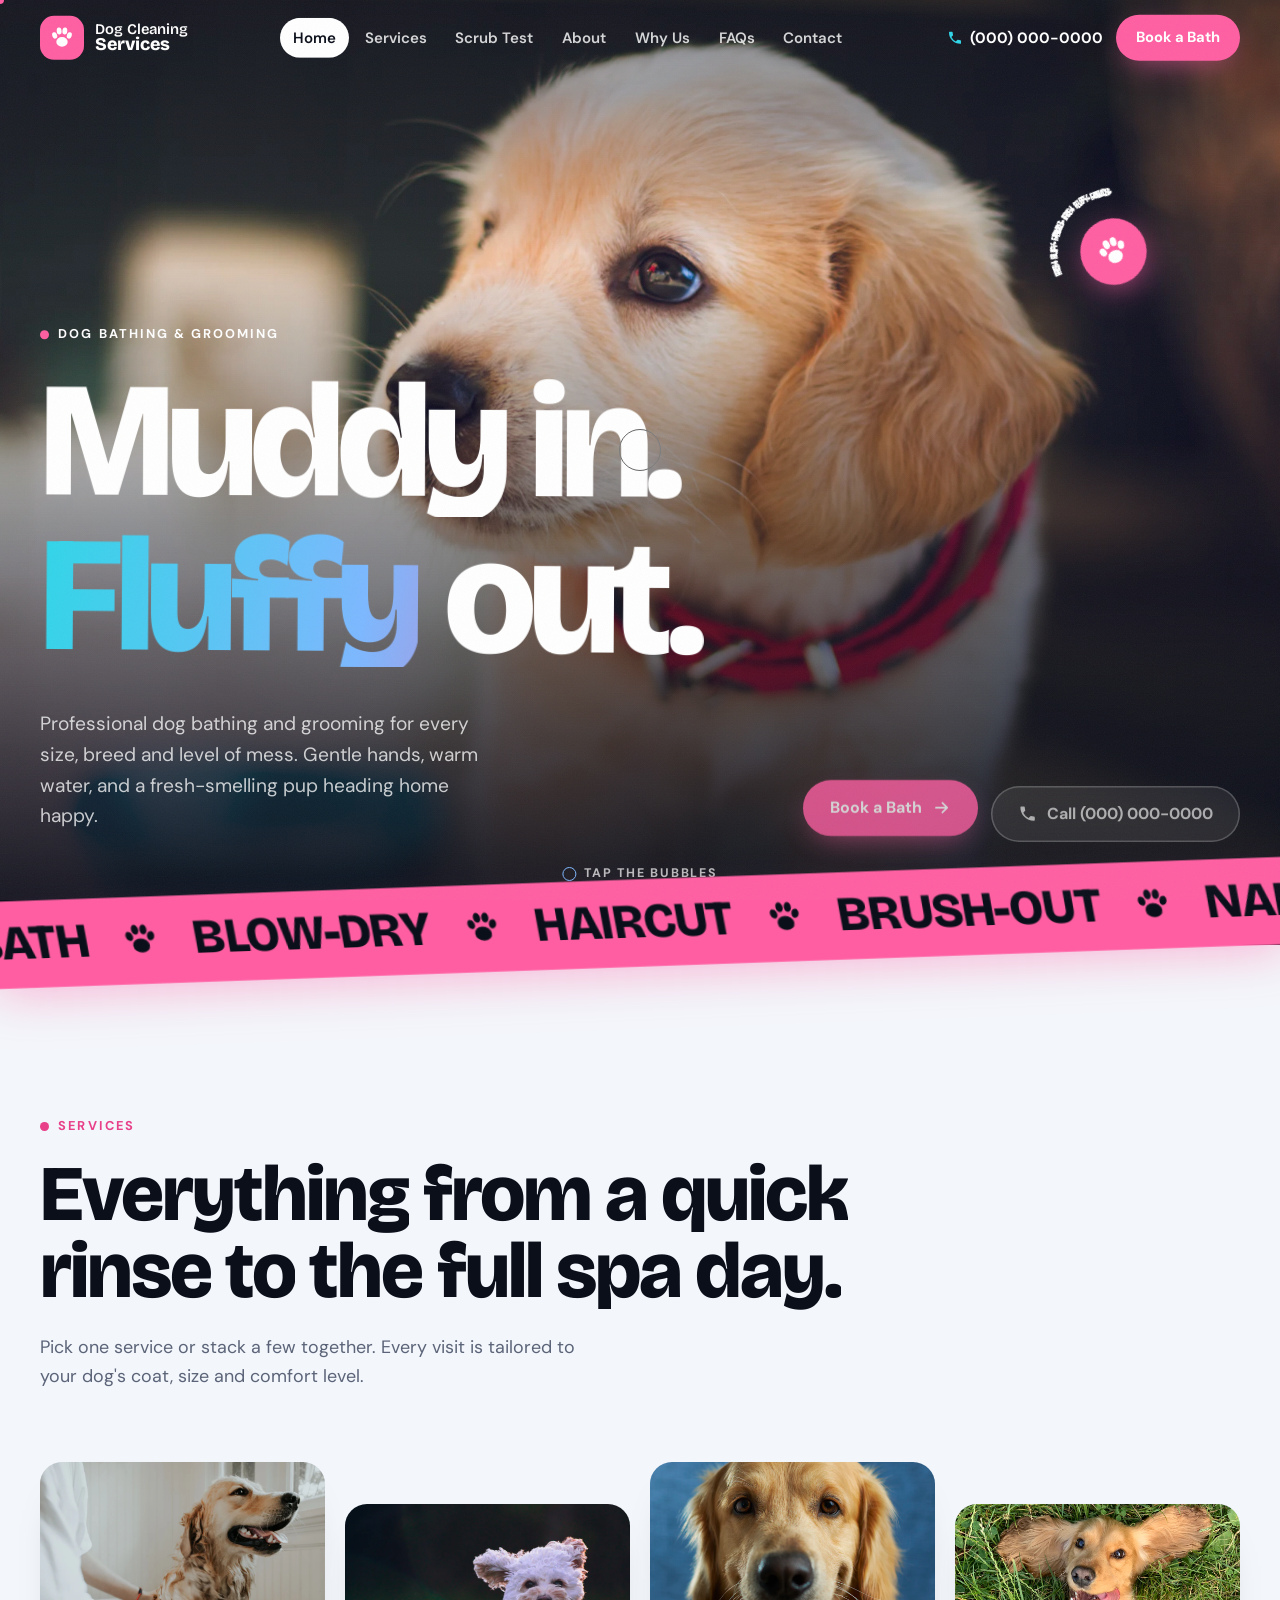
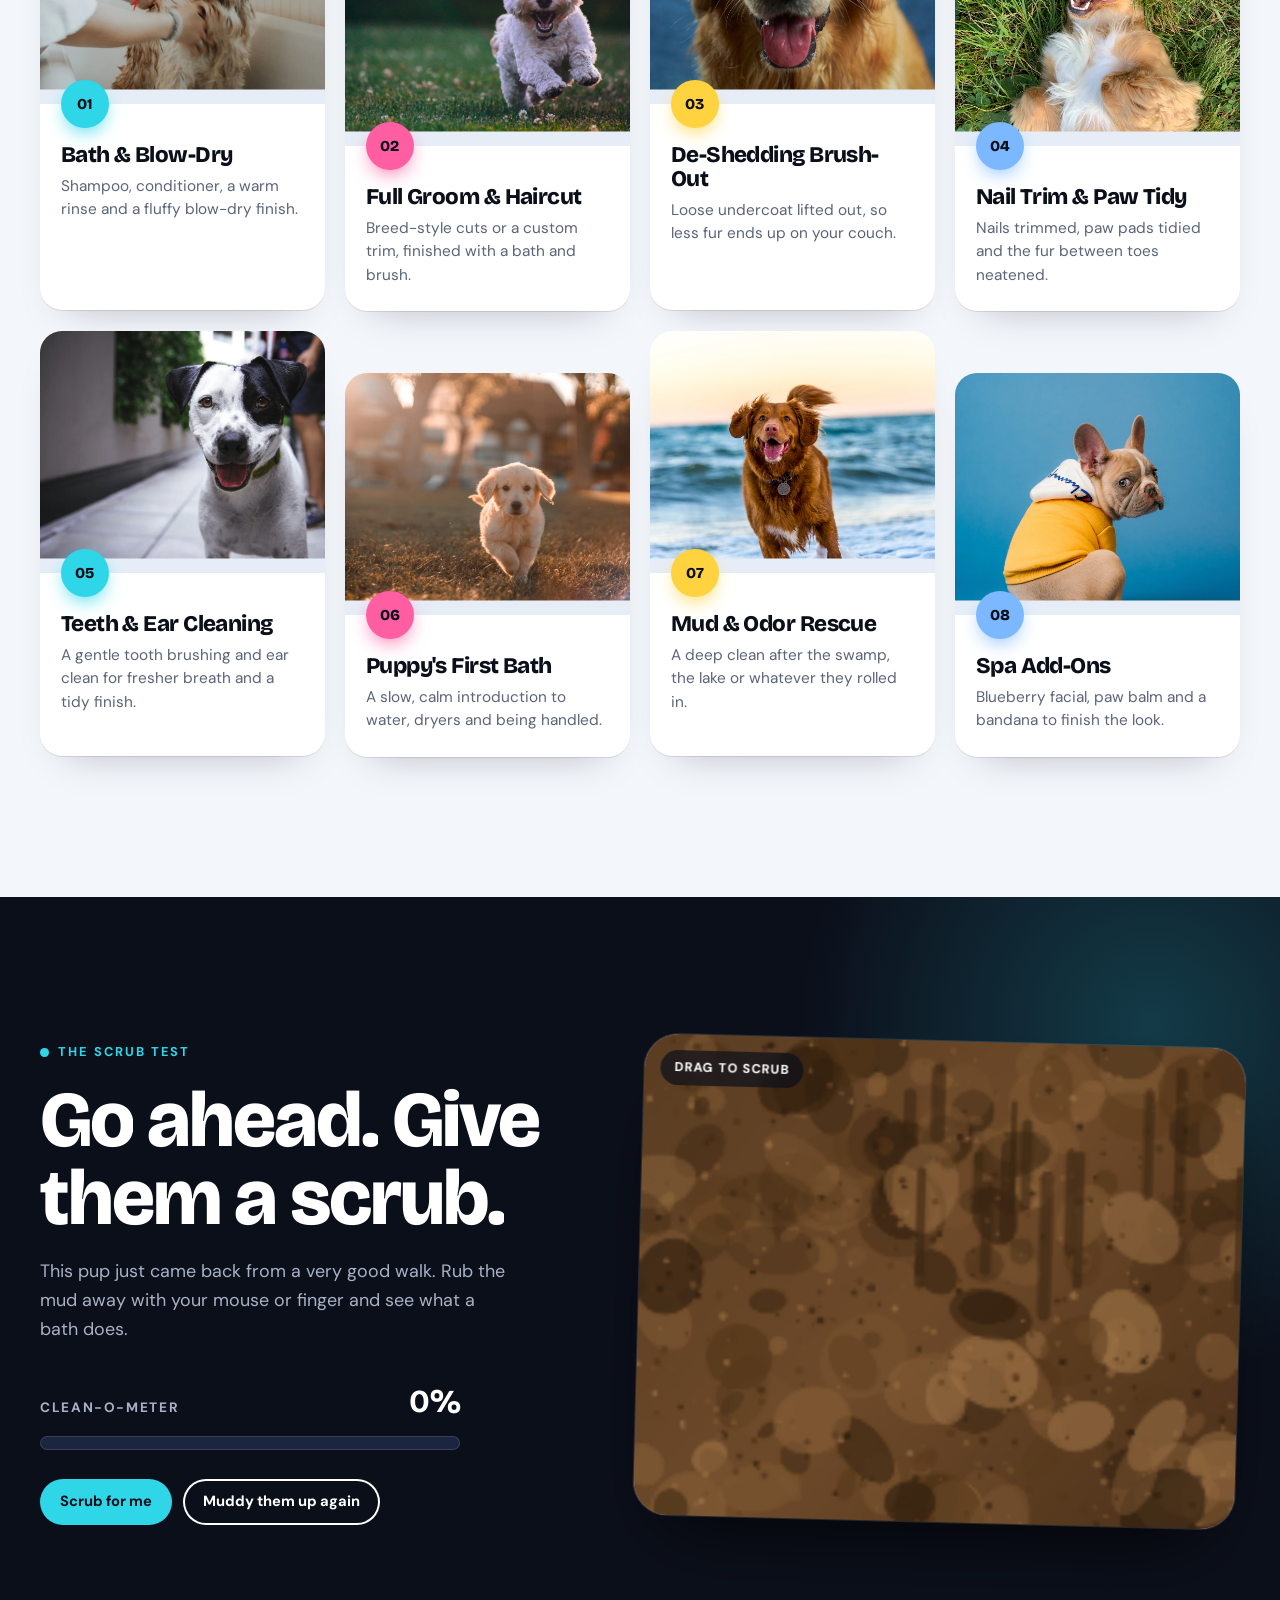
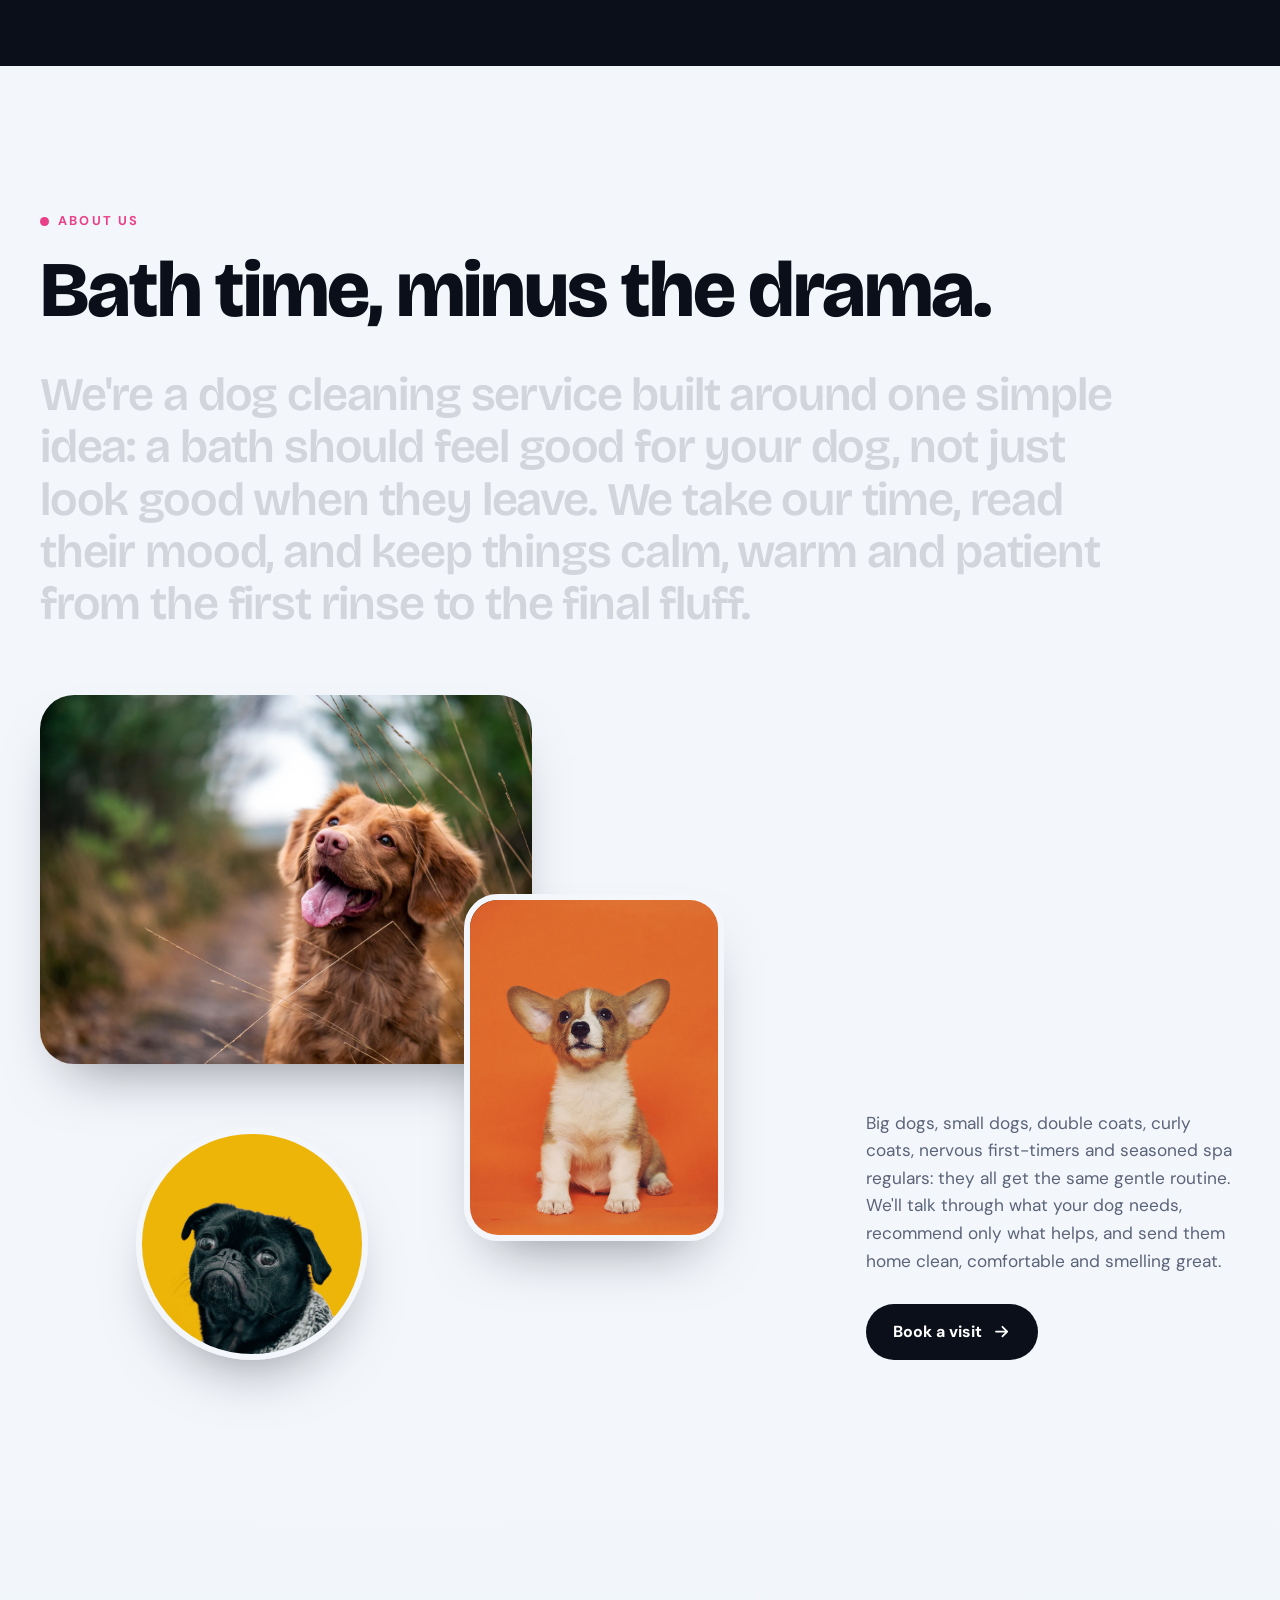
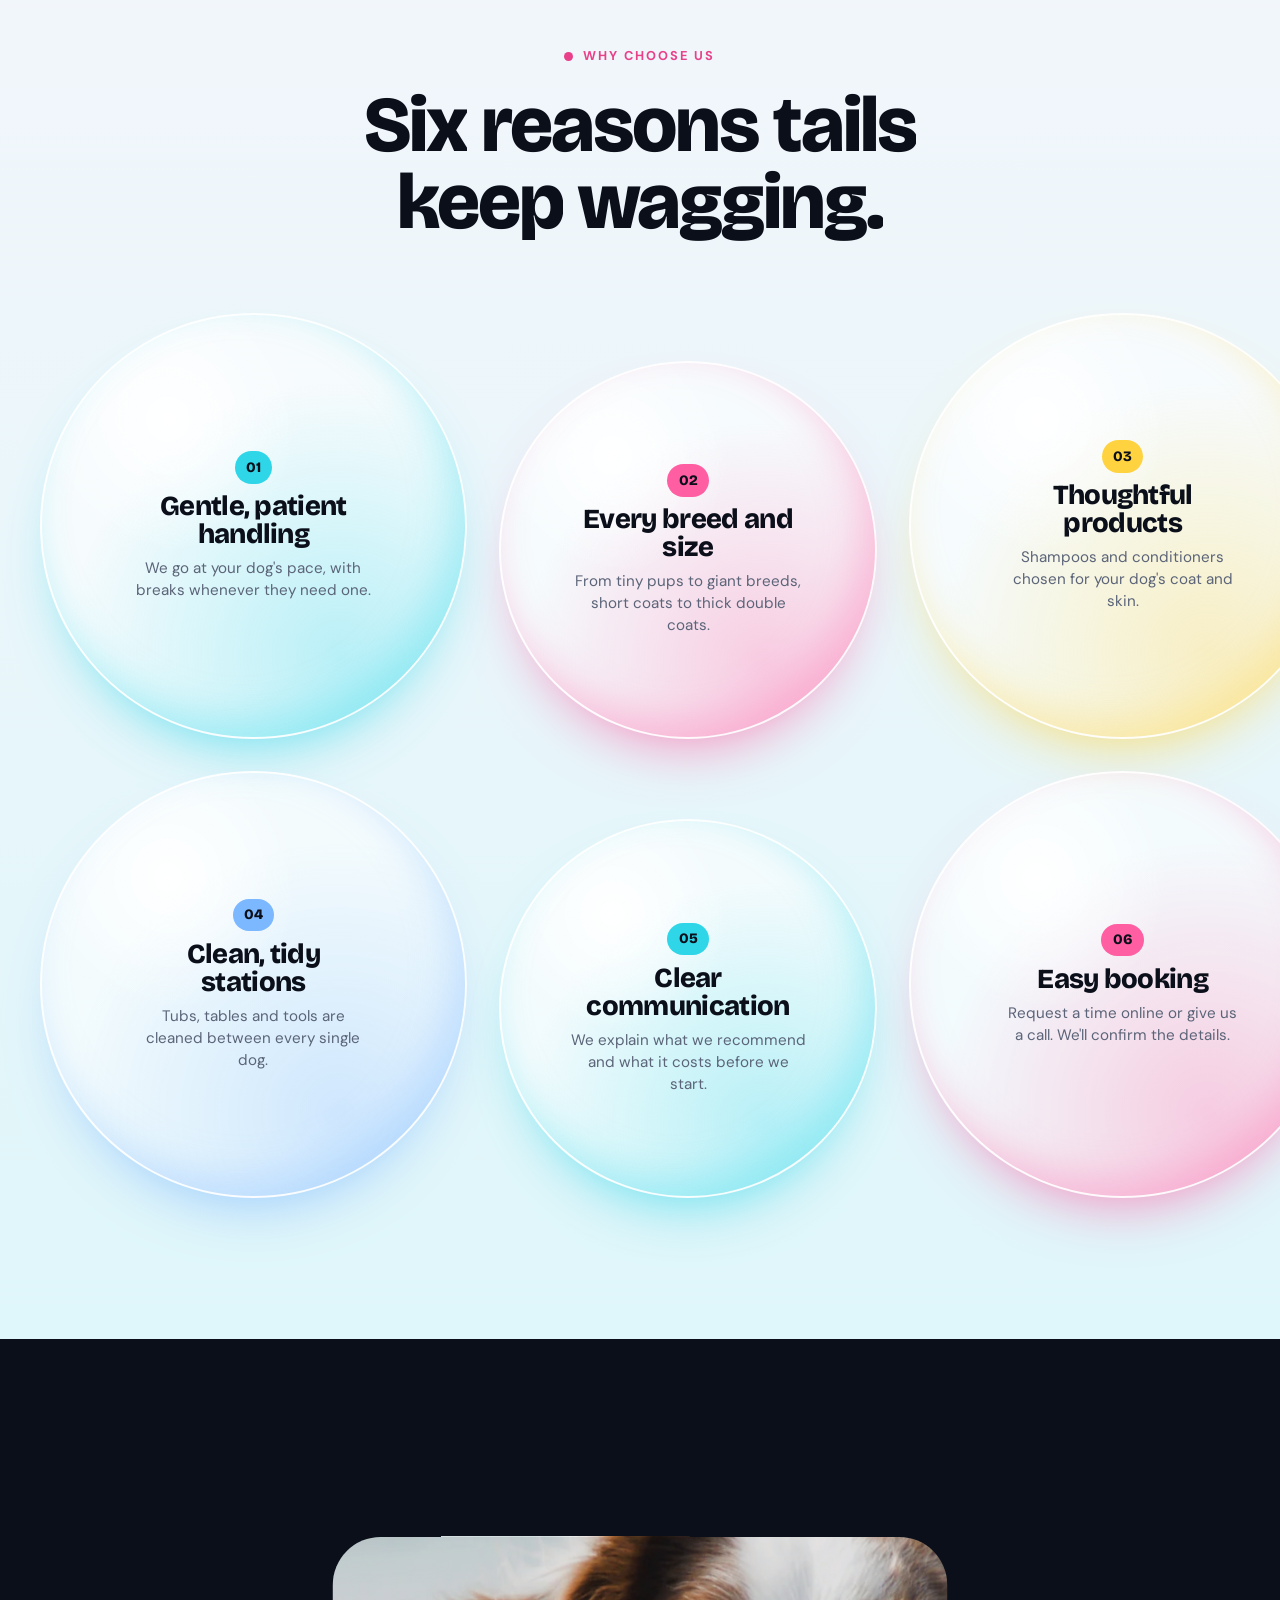
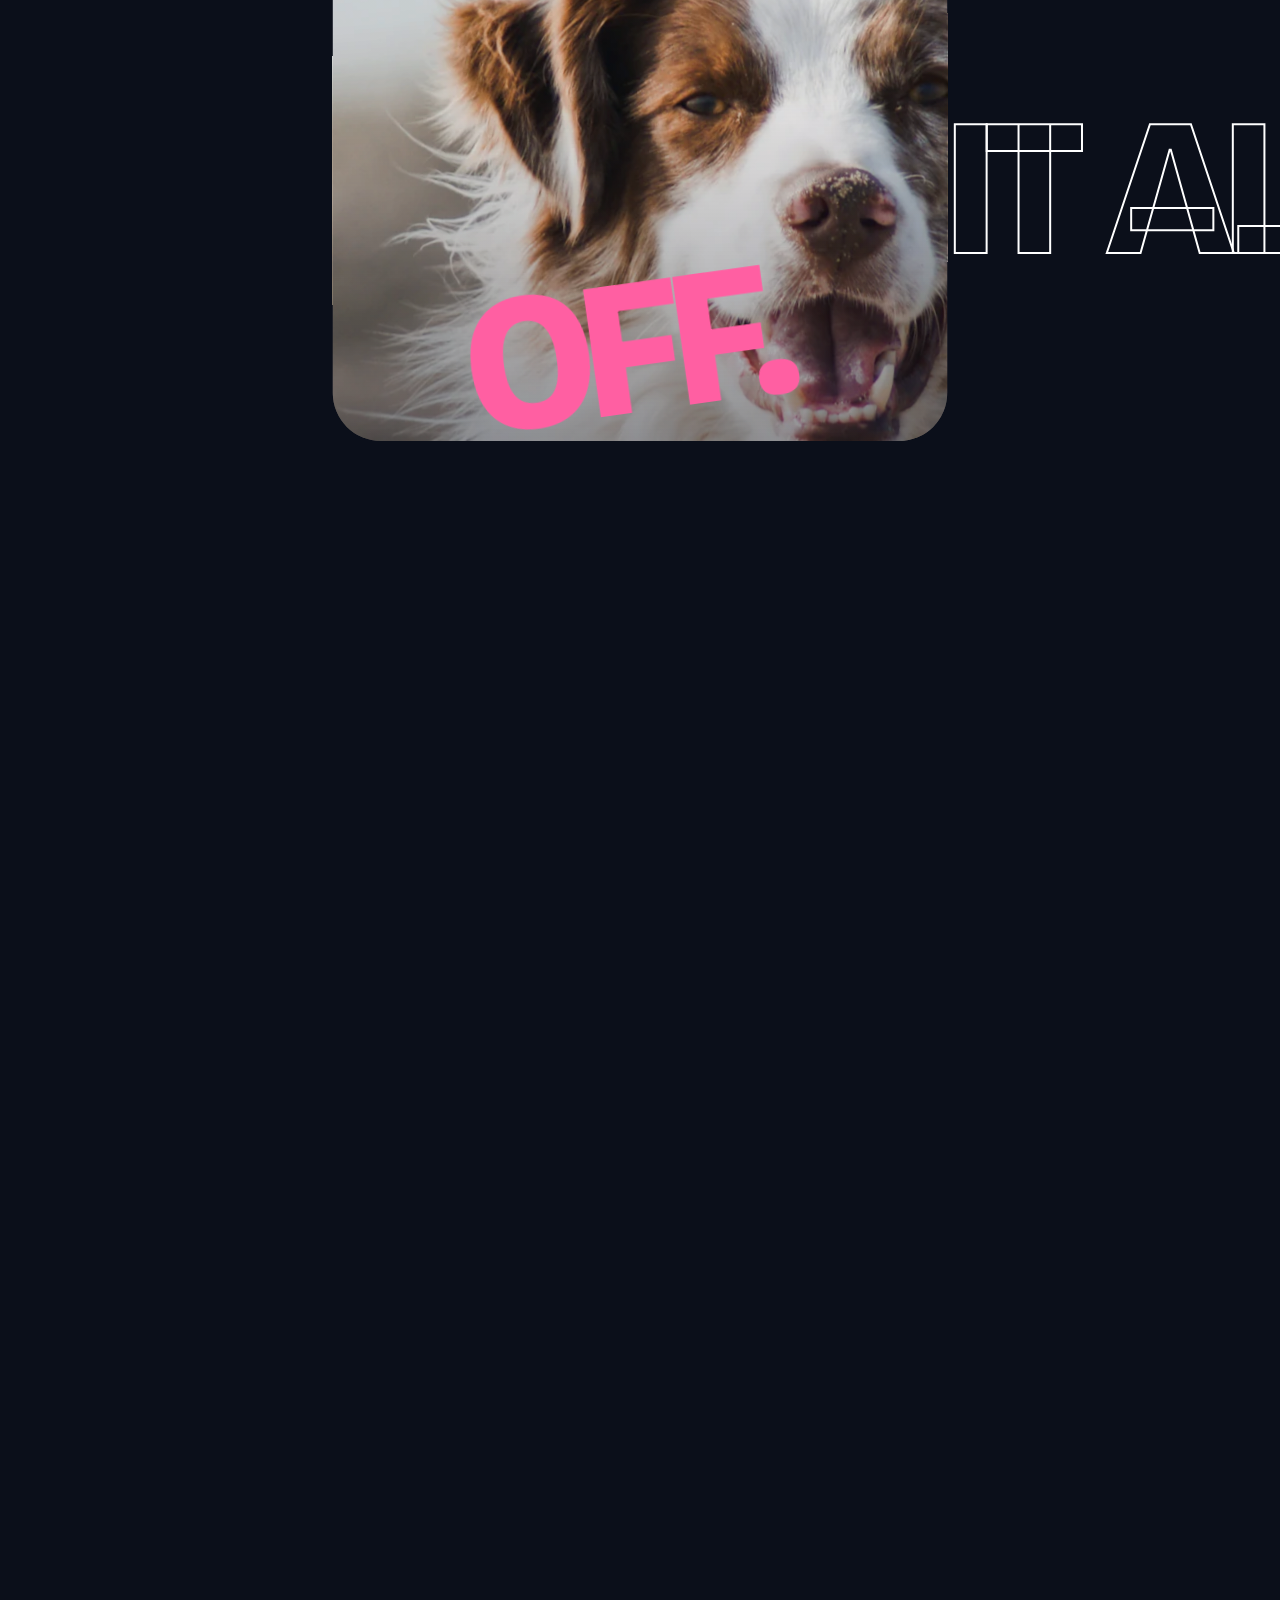
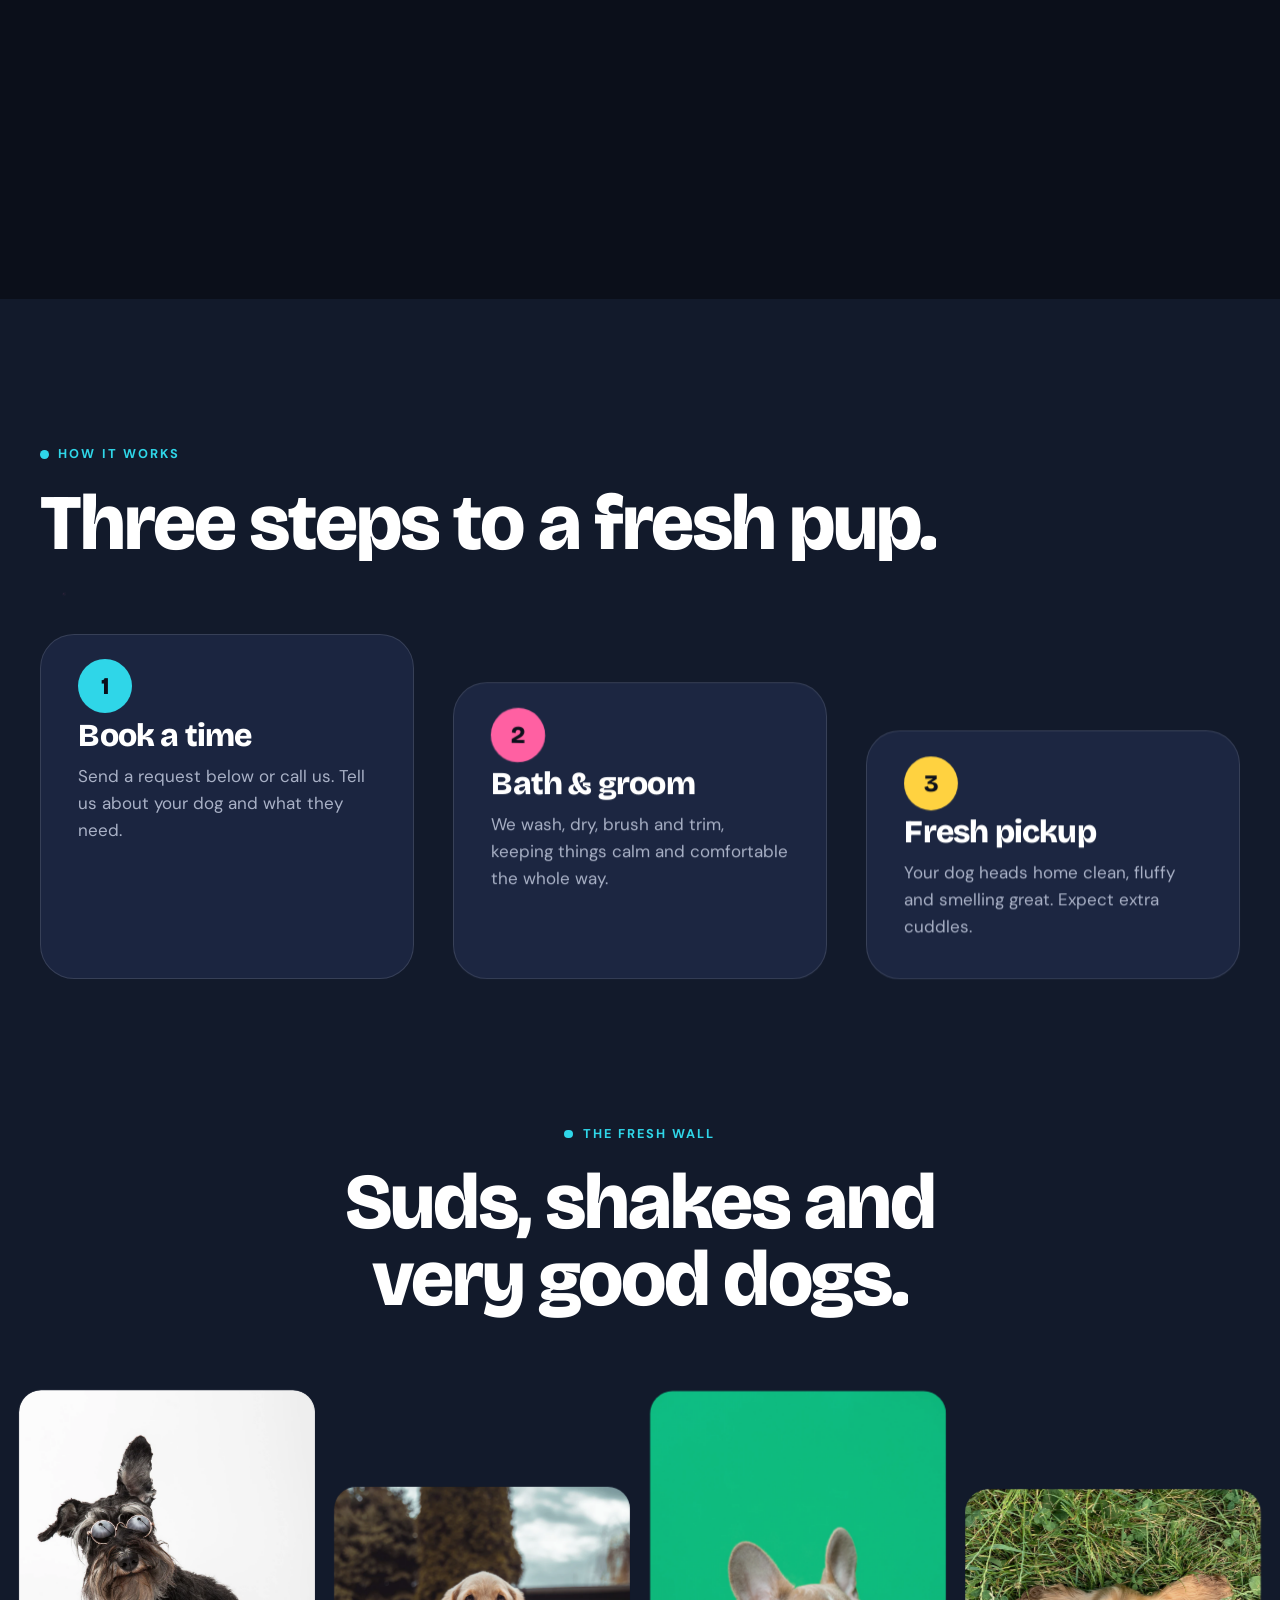
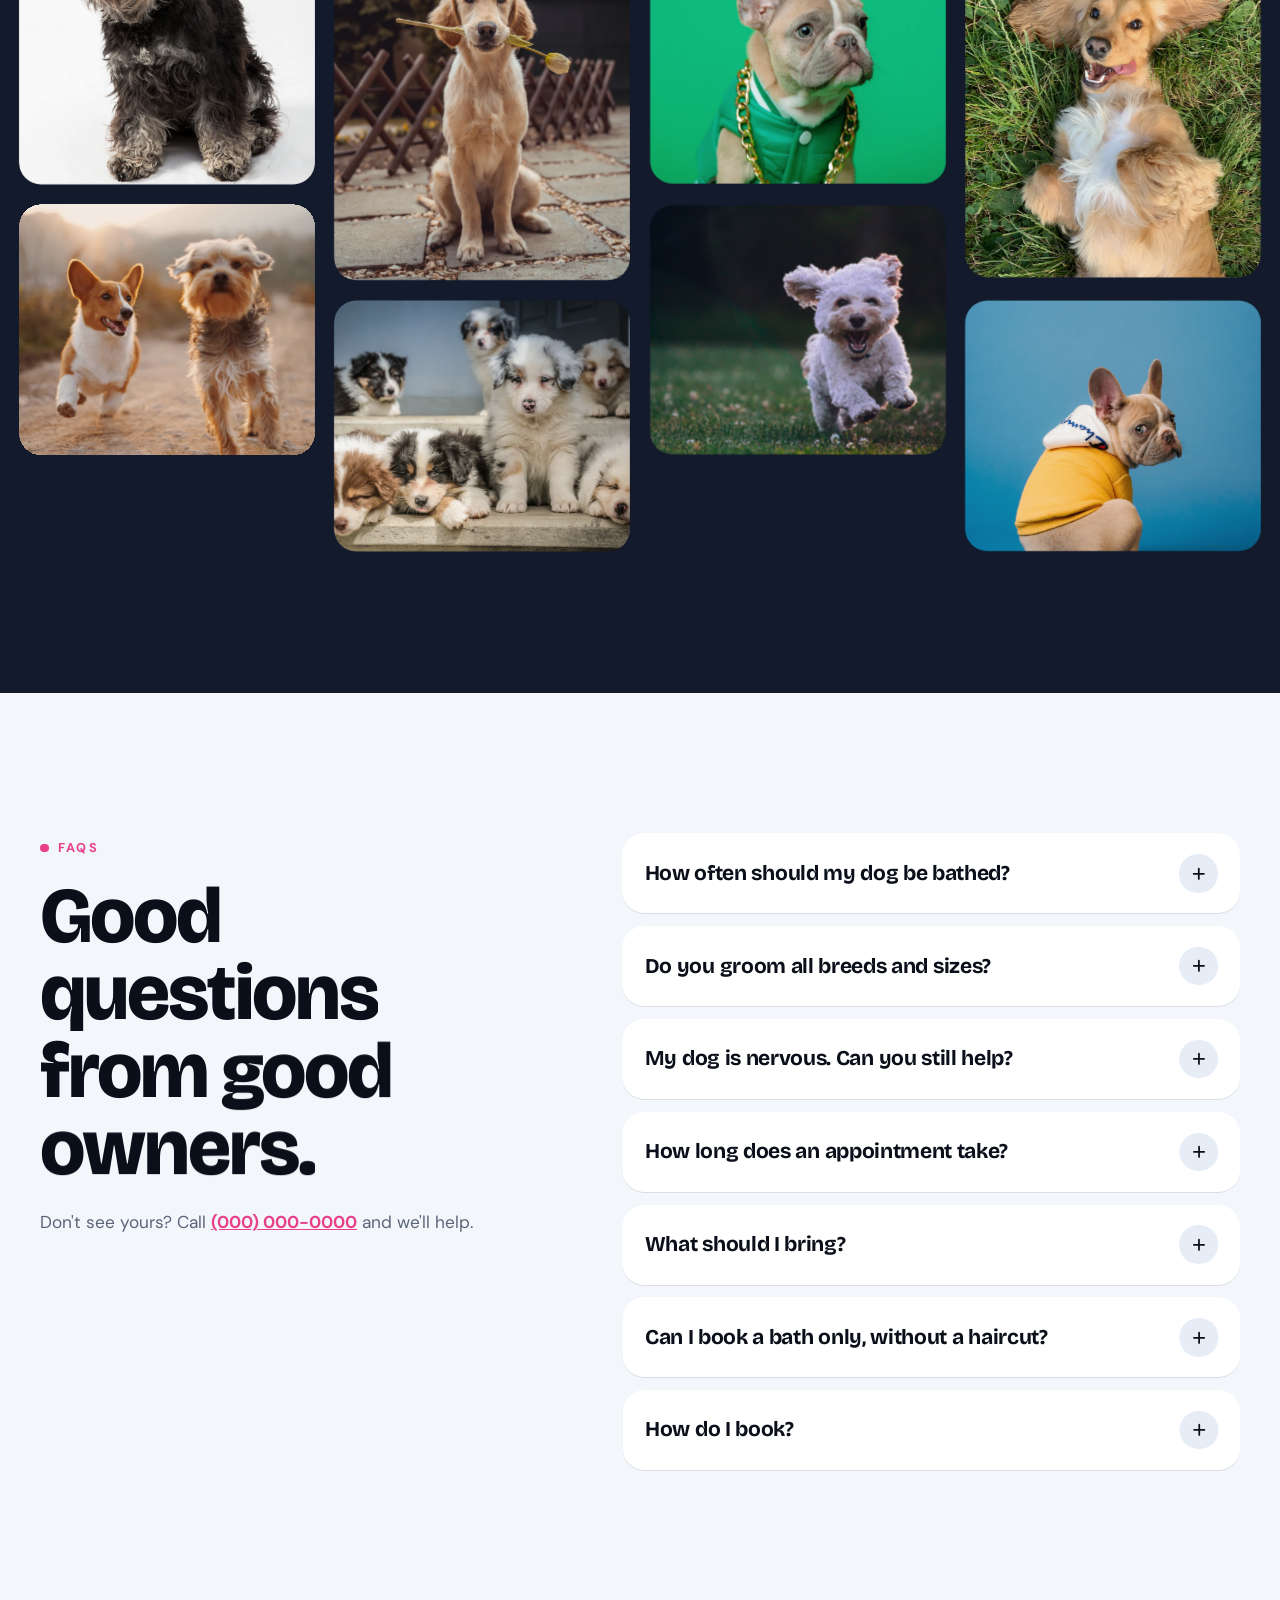
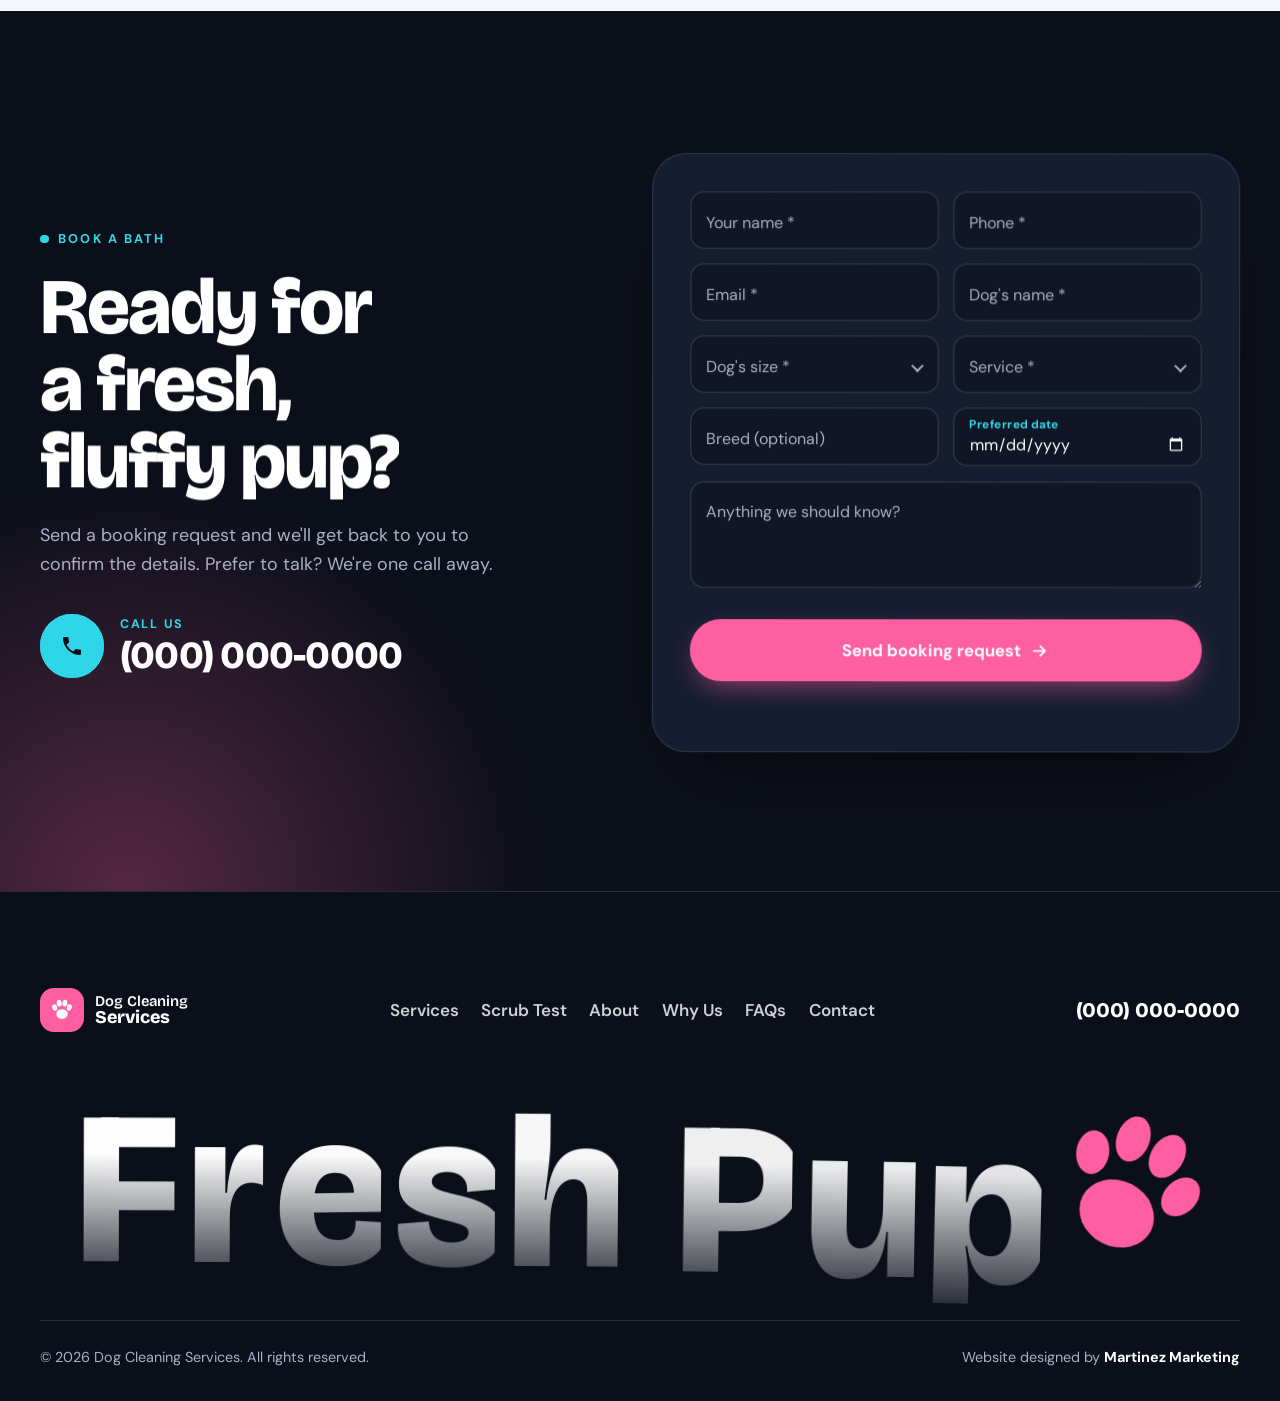
<file: index.html>
<!doctype html>
<html lang="en" class="no-js">
<head>
  <meta charset="utf-8">
  <meta name="viewport" content="width=device-width, initial-scale=1">
  <title>Dog Cleaning Services | Dog Bathing, Grooming &amp; De-Shedding</title>
  <meta name="description" content="Dog Cleaning Services offers professional dog baths, blow-drys, haircuts, de-shedding, nail trims and mud rescues for every breed and size. Book a bath or call (000) 000-0000.">
  <meta name="theme-color" content="#0b0f1a">
  <link rel="icon" href="assets/favicon.svg" type="image/svg+xml">

  <meta property="og:type" content="website">
  <meta property="og:title" content="Dog Cleaning Services | Muddy In. Fluffy Out.">
  <meta property="og:description" content="Professional dog bathing and grooming for every size, breed and level of mess.">
  <meta property="og:image" content="https://dogcleaningservices.netlify.app/assets/images/og-image.jpg">
  <meta name="twitter:card" content="summary_large_image">

  <script type="application/ld+json">
  {
    "@context": "https://schema.org",
    "@type": "LocalBusiness",
    "additionalType": "https://schema.org/PetGrooming",
    "name": "Dog Cleaning Services",
    "telephone": "+1-000-000-0000",
    "description": "Professional dog bathing, grooming, de-shedding, nail trims and mud rescues for every breed and size.",
    "image": "https://dogcleaningservices.netlify.app/assets/images/og-image.jpg",
    "priceRange": "$$"
  }
  </script>

  <link rel="preconnect" href="https://fonts.googleapis.com">
  <link rel="preconnect" href="https://fonts.gstatic.com" crossorigin>
  <link href="https://fonts.googleapis.com/css2?family=Bricolage+Grotesque:opsz,wght@12..96,300..800&family=DM+Sans:opsz,wght@9..40,400..700&display=swap" rel="stylesheet">
  <link rel="preload" as="image" href="assets/images/hero-golden-pup.webp">
  <link rel="stylesheet" href="css/styles.css">
  <script>
    (function (d) {
      var c = d.documentElement;
      c.className = c.className.replace('no-js', 'js');
      if (window.matchMedia && matchMedia('(prefers-reduced-motion: reduce)').matches) c.className += ' reduced';
    })(document);
  </script>
</head>
<body>
  <a class="skip" href="#main">Skip to content</a>

  <!-- SVG icon sprite -->
  <svg width="0" height="0" style="position:absolute" aria-hidden="true" focusable="false">
    <symbol id="i-paw" viewBox="0 0 64 64"><ellipse cx="32" cy="42" rx="14" ry="12"/><ellipse cx="14" cy="26" rx="6" ry="8" transform="rotate(-18 14 26)"/><ellipse cx="25" cy="15" rx="6" ry="8.5" transform="rotate(-6 25 15)"/><ellipse cx="39" cy="15" rx="6" ry="8.5" transform="rotate(6 39 15)"/><ellipse cx="50" cy="26" rx="6" ry="8" transform="rotate(18 50 26)"/></symbol>
    <symbol id="i-arrow" viewBox="0 0 24 24"><path d="M5 12h13M13 6l6 6-6 6" fill="none" stroke="currentColor" stroke-width="2.2" stroke-linecap="round" stroke-linejoin="round"/></symbol>
    <symbol id="i-phone" viewBox="0 0 24 24"><path d="M6.6 10.8a15.1 15.1 0 0 0 6.6 6.6l2.2-2.2a1 1 0 0 1 1-.25 11.4 11.4 0 0 0 3.6.57 1 1 0 0 1 1 1V20a1 1 0 0 1-1 1A17 17 0 0 1 3 4a1 1 0 0 1 1-1h3.5a1 1 0 0 1 1 1c0 1.25.2 2.45.57 3.57a1 1 0 0 1-.25 1z" fill="currentColor"/></symbol>
    <symbol id="i-plus" viewBox="0 0 24 24"><path d="M12 5v14M5 12h14" fill="none" stroke="currentColor" stroke-width="2.4" stroke-linecap="round"/></symbol>
    <symbol id="i-spark" viewBox="0 0 24 24"><path d="M12 1.5l2.4 7.1 7.1 2.4-7.1 2.4L12 20.5l-2.4-7.1L2.5 11l7.1-2.4z" fill="currentColor"/></symbol>
  </svg>

  <!-- Preloader -->
  <div class="loader" aria-hidden="true">
    <div class="loader__tub">
      <div class="loader__water"><span class="loader__wave"></span></div>
      <div class="loader__count"><span class="loader__num">0</span><small>%</small></div>
    </div>
    <p class="loader__label">Filling the tub…</p>
    <div class="loader__splash"></div>
  </div>

  <div class="cursor" aria-hidden="true"><span class="cursor__dot"></span><span class="cursor__ring"><svg><use href="#i-paw"/></svg></span></div>
  <div class="progress" aria-hidden="true"><span></span></div>

  <!-- Header -->
  <header class="nav" id="top">
    <div class="nav__inner">
      <a href="#home" class="brand" aria-label="Dog Cleaning Services, back to top">
        <span class="brand__mark"><svg><use href="#i-paw"/></svg></span>
        <span class="brand__text">Dog Cleaning<br><b>Services</b></span>
      </a>
      <nav class="nav__links" aria-label="Primary">
        <a href="#home">Home</a>
        <a href="#services">Services</a>
        <a href="#scrub">Scrub Test</a>
        <a href="#about">About</a>
        <a href="#why">Why Us</a>
        <a href="#faq">FAQs</a>
        <a href="#contact">Contact</a>
      </nav>
      <div class="nav__cta">
        <a href="tel:+10000000000" class="nav__phone"><svg><use href="#i-phone"/></svg><span>(000) 000-0000</span></a>
        <a href="#contact" class="btn btn--pink btn--sm magnetic"><span>Book a Bath</span></a>
        <button class="burger" aria-expanded="false" aria-controls="mobile-menu" aria-label="Open menu"><span></span><span></span></button>
      </div>
    </div>
  </header>

  <div class="mmenu" id="mobile-menu" hidden>
    <nav aria-label="Mobile">
      <a href="#home">Home</a>
      <a href="#services">Services</a>
      <a href="#scrub">Scrub Test</a>
      <a href="#about">About</a>
      <a href="#why">Why Us</a>
      <a href="#faq">FAQs</a>
      <a href="#contact">Contact</a>
    </nav>
    <div class="mmenu__foot">
      <a href="#contact" class="btn btn--pink"><span>Book a Bath</span></a>
      <a href="tel:+10000000000" class="btn btn--ghost"><svg><use href="#i-phone"/></svg><span>(000) 000-0000</span></a>
    </div>
  </div>

  <main id="main">

    <!-- HERO -->
    <section class="hero" id="home" aria-labelledby="hero-title">
      <div class="hero__media">
        <img src="assets/images/hero-golden-pup.webp" alt="A fluffy golden retriever puppy with a red collar looking at the camera" width="2000" height="1333" fetchpriority="high">
      </div>
      <div class="hero__shade"></div>
      <canvas class="hero__bubbles" aria-hidden="true"></canvas>

      <div class="hero__content wrap">
        <p class="eyebrow hero__eyebrow"><span class="dot"></span> Dog bathing &amp; grooming</p>
        <h1 class="hero__title" id="hero-title">
          <span class="line"><span class="line__in">Muddy in.</span></span>
          <span class="line"><span class="line__in"><em>Fluffy</em> out.</span></span>
        </h1>
        <div class="hero__bottom">
          <p class="hero__lead">Professional dog bathing and grooming for every size, breed and level of mess. Gentle hands, warm water, and a fresh-smelling pup heading home happy.</p>
          <div class="hero__actions">
            <a href="#contact" class="btn btn--pink magnetic"><span>Book a Bath</span><svg><use href="#i-arrow"/></svg></a>
            <a href="tel:+10000000000" class="btn btn--glass magnetic"><svg><use href="#i-phone"/></svg><span>Call (000) 000-0000</span></a>
          </div>
        </div>
      </div>

      <div class="hero__sticker" aria-hidden="true">
        <svg viewBox="0 0 200 200"><defs><path id="circ" d="M100,100 m-78,0 a78,78 0 1,1 156,0 a78,78 0 1,1 -156,0"/></defs><text><textPath href="#circ">FRESH • FLUFFY • FABULOUS • FRESH • FLUFFY • FABULOUS •</textPath></text></svg>
        <span class="hero__sticker-paw"><svg><use href="#i-paw"/></svg></span>
      </div>
      <p class="hero__hint" aria-hidden="true"><span class="hint-bub"></span> Tap the bubbles</p>
    </section>

    <!-- MARQUEE -->
    <div class="marquee" aria-hidden="true">
      <div class="marquee__track">
        <span>Bath</span><svg><use href="#i-paw"/></svg><span>Blow-Dry</span><svg><use href="#i-paw"/></svg><span>Haircut</span><svg><use href="#i-paw"/></svg><span>Brush-Out</span><svg><use href="#i-paw"/></svg><span>Nails</span><svg><use href="#i-paw"/></svg><span>De-Shed</span><svg><use href="#i-paw"/></svg><span>Mud Rescue</span><svg><use href="#i-paw"/></svg>
        <span>Bath</span><svg><use href="#i-paw"/></svg><span>Blow-Dry</span><svg><use href="#i-paw"/></svg><span>Haircut</span><svg><use href="#i-paw"/></svg><span>Brush-Out</span><svg><use href="#i-paw"/></svg><span>Nails</span><svg><use href="#i-paw"/></svg><span>De-Shed</span><svg><use href="#i-paw"/></svg><span>Mud Rescue</span><svg><use href="#i-paw"/></svg>
      </div>
    </div>

    <!-- SERVICES -->
    <section class="services section" id="services" aria-labelledby="services-title">
      <div class="wrap">
        <div class="shead">
          <p class="eyebrow"><span class="dot"></span> Services</p>
          <h2 class="h2 split" id="services-title">Everything from a quick rinse to the full spa day.</h2>
          <p class="shead__lead">Pick one service or stack a few together. Every visit is tailored to your dog's coat, size and comfort level.</p>
        </div>

        <div class="cards">
          <article class="card" style="--c:var(--aqua)">
            <div class="card__img"><img src="assets/images/svc-bath-dry.webp" alt="A groomer brushing out a happy golden retriever" width="1100" height="733" loading="lazy"></div>
            <div class="card__body"><span class="card__n">01</span><h3>Bath &amp; Blow-Dry</h3><p>Shampoo, conditioner, a warm rinse and a fluffy blow-dry finish.</p></div>
          </article>
          <article class="card" style="--c:var(--pink)">
            <div class="card__img"><img src="assets/images/svc-haircut.webp" alt="A freshly groomed fluffy white dog running across the grass" width="1100" height="733" loading="lazy"></div>
            <div class="card__body"><span class="card__n">02</span><h3>Full Groom &amp; Haircut</h3><p>Breed-style cuts or a custom trim, finished with a bath and brush.</p></div>
          </article>
          <article class="card" style="--c:var(--sun)">
            <div class="card__img"><img src="assets/images/svc-brush-out.webp" alt="A golden retriever with a glossy, brushed-out coat" width="1100" height="1458" loading="lazy"></div>
            <div class="card__body"><span class="card__n">03</span><h3>De-Shedding Brush-Out</h3><p>Loose undercoat lifted out, so less fur ends up on your couch.</p></div>
          </article>
          <article class="card" style="--c:var(--sky)">
            <div class="card__img"><img src="assets/images/svc-paws.webp" alt="A long-haired dachshund rolling on its back in the grass, paws up" width="1100" height="1467" loading="lazy"></div>
            <div class="card__body"><span class="card__n">04</span><h3>Nail Trim &amp; Paw Tidy</h3><p>Nails trimmed, paw pads tidied and the fur between toes neatened.</p></div>
          </article>
          <article class="card" style="--c:var(--aqua)">
            <div class="card__img"><img src="assets/images/svc-teeth.webp" alt="A black and white dog grinning with a big, clean smile" width="1100" height="733" loading="lazy"></div>
            <div class="card__body"><span class="card__n">05</span><h3>Teeth &amp; Ear Cleaning</h3><p>A gentle tooth brushing and ear clean for fresher breath and a tidy finish.</p></div>
          </article>
          <article class="card" style="--c:var(--pink)">
            <div class="card__img"><img src="assets/images/svc-puppy.webp" alt="A golden retriever puppy trotting through a sunny yard" width="1100" height="733" loading="lazy"></div>
            <div class="card__body"><span class="card__n">06</span><h3>Puppy's First Bath</h3><p>A slow, calm introduction to water, dryers and being handled.</p></div>
          </article>
          <article class="card" style="--c:var(--sun)">
            <div class="card__img"><img src="assets/images/svc-mud-rescue.webp" alt="A dog splashing out of the ocean waves" width="1100" height="1648" loading="lazy"></div>
            <div class="card__body"><span class="card__n">07</span><h3>Mud &amp; Odor Rescue</h3><p>A deep clean after the swamp, the lake or whatever they rolled in.</p></div>
          </article>
          <article class="card" style="--c:var(--sky)">
            <div class="card__img"><img src="assets/images/svc-spa.webp" alt="A French bulldog in a cozy yellow hoodie" width="1100" height="1375" loading="lazy"></div>
            <div class="card__body"><span class="card__n">08</span><h3>Spa Add-Ons</h3><p>Blueberry facial, paw balm and a bandana to finish the look.</p></div>
          </article>
        </div>
      </div>
    </section>

    <!-- SCRUB TEST -->
    <section class="scrub section" id="scrub" aria-labelledby="scrub-title">
      <div class="wrap scrub__grid">
        <div class="scrub__copy">
          <p class="eyebrow"><span class="dot"></span> The scrub test</p>
          <h2 class="h2 split" id="scrub-title">Go ahead. Give them a scrub.</h2>
          <p class="scrub__lead">This pup just came back from a very good walk. Rub the mud away with your mouse or finger and see what a bath does.</p>
          <div class="meter" role="group" aria-label="Clean-o-meter">
            <div class="meter__top"><span>Clean-o-meter</span><b class="meter__val" aria-live="polite">0%</b></div>
            <div class="meter__bar"><span class="meter__fill"></span></div>
          </div>
          <div class="scrub__btns">
            <button type="button" class="btn btn--aqua btn--sm" data-scrub="auto"><span>Scrub for me</span></button>
            <button type="button" class="btn btn--ghost btn--sm" data-scrub="reset"><span>Muddy them up again</span></button>
          </div>
        </div>
        <div class="scrub__stage">
          <img src="assets/images/clean-terrier.webp" alt="A clean, happy terrier looking at the camera" width="1400" height="933" loading="lazy">
          <canvas class="scrub__mud" aria-label="Muddy layer. Drag across it to scrub it clean, or use the Scrub for me button." role="img"></canvas>
          <canvas class="scrub__fx" aria-hidden="true"></canvas>
          <div class="scrub__done" aria-hidden="true"><svg><use href="#i-spark"/></svg><b>Squeaky clean!</b><span>That's what we do every day.</span></div>
          <p class="scrub__tag" aria-hidden="true">Drag to scrub</p>
        </div>
      </div>
    </section>

    <!-- ABOUT -->
    <section class="about section" id="about" aria-labelledby="about-title">
      <div class="wrap about__grid">
        <div class="about__head">
          <p class="eyebrow"><span class="dot"></span> About us</p>
          <h2 class="h2" id="about-title">Bath time, minus the drama.</h2>
        </div>
        <p class="about__statement words">We're a dog cleaning service built around one simple idea: a bath should feel good for your dog, not just look good when they leave. We take our time, read their mood, and keep things calm, warm and patient from the first rinse to the final fluff.</p>
        <div class="about__media">
          <figure class="about__img about__img--a" data-speed="-0.08"><img src="assets/images/about-a.webp" alt="A happy, fluffy retriever out on a walk" width="1400" height="1050" loading="lazy"></figure>
          <figure class="about__img about__img--b" data-speed="0.12"><img src="assets/images/about-b.webp" alt="A corgi puppy sitting against a bright orange wall" width="900" height="1328" loading="lazy"></figure>
          <figure class="about__img about__img--c" data-speed="0.22"><img src="assets/images/about-c.webp" alt="A black pug wearing a knit sweater" width="900" height="1200" loading="lazy"></figure>
        </div>
        <div class="about__copy">
          <p>Big dogs, small dogs, double coats, curly coats, nervous first-timers and seasoned spa regulars: they all get the same gentle routine. We'll talk through what your dog needs, recommend only what helps, and send them home clean, comfortable and smelling great.</p>
          <a href="#contact" class="btn btn--dark magnetic"><span>Book a visit</span><svg><use href="#i-arrow"/></svg></a>
        </div>
      </div>
    </section>

    <!-- WHY -->
    <section class="why section" id="why" aria-labelledby="why-title">
      <div class="wrap">
        <div class="shead shead--center">
          <p class="eyebrow"><span class="dot"></span> Why choose us</p>
          <h2 class="h2 split" id="why-title">Six reasons tails keep wagging.</h2>
        </div>
        <ul class="bubbles">
          <li class="bub" style="--c:var(--aqua)"><span class="bub__n">01</span><h3>Gentle, patient handling</h3><p>We go at your dog's pace, with breaks whenever they need one.</p></li>
          <li class="bub" style="--c:var(--pink)"><span class="bub__n">02</span><h3>Every breed and size</h3><p>From tiny pups to giant breeds, short coats to thick double coats.</p></li>
          <li class="bub" style="--c:var(--sun)"><span class="bub__n">03</span><h3>Thoughtful products</h3><p>Shampoos and conditioners chosen for your dog's coat and skin.</p></li>
          <li class="bub" style="--c:var(--sky)"><span class="bub__n">04</span><h3>Clean, tidy stations</h3><p>Tubs, tables and tools are cleaned between every single dog.</p></li>
          <li class="bub" style="--c:var(--aqua)"><span class="bub__n">05</span><h3>Clear communication</h3><p>We explain what we recommend and what it costs before we start.</p></li>
          <li class="bub" style="--c:var(--pink)"><span class="bub__n">06</span><h3>Easy booking</h3><p>Request a time online or give us a call. We'll confirm the details.</p></li>
        </ul>
      </div>
    </section>

    <!-- BAND -->
    <section class="band" aria-label="Shake it off">
      <div class="band__pin">
        <div class="band__frame"><img src="assets/images/beach-aussie.webp" alt="A happy Australian shepherd at the beach" width="2000" height="1333" loading="lazy"></div>
        <canvas class="band__drops" aria-hidden="true"></canvas>
        <div class="band__text" aria-hidden="true">
          <span class="band__l band__l--1">Shake</span>
          <span class="band__l band__l--2">it all</span>
          <span class="band__l band__l--3">off.</span>
        </div>
      </div>
    </section>

    <!-- PROCESS -->
    <section class="process section" id="process" aria-labelledby="process-title">
      <div class="wrap">
        <div class="shead">
          <p class="eyebrow"><span class="dot"></span> How it works</p>
          <h2 class="h2 split" id="process-title">Three steps to a fresh pup.</h2>
        </div>
        <div class="steps">
          <div class="paws" aria-hidden="true"></div>
          <article class="step">
            <span class="step__n">1</span>
            <h3>Book a time</h3>
            <p>Send a request below or call us. Tell us about your dog and what they need.</p>
          </article>
          <article class="step">
            <span class="step__n">2</span>
            <h3>Bath &amp; groom</h3>
            <p>We wash, dry, brush and trim, keeping things calm and comfortable the whole way.</p>
          </article>
          <article class="step">
            <span class="step__n">3</span>
            <h3>Fresh pickup</h3>
            <p>Your dog heads home clean, fluffy and smelling great. Expect extra cuddles.</p>
          </article>
        </div>
      </div>
    </section>

    <!-- GALLERY -->
    <section class="gallery section" aria-labelledby="gallery-title">
      <div class="wrap">
        <div class="shead shead--center">
          <p class="eyebrow"><span class="dot"></span> The fresh wall</p>
          <h2 class="h2 split" id="gallery-title">Suds, shakes and very good dogs.</h2>
        </div>
      </div>
      <div class="gallery__cols">
        <div class="gcol" data-speed="-0.12">
          <img src="assets/images/g-schnauzer.webp" alt="A schnauzer with a neatly trimmed beard and brows" width="1000" height="1500" loading="lazy">
          <img src="assets/images/g-friends.webp" alt="A corgi and a Yorkshire terrier running together at sunset" width="1000" height="668" loading="lazy">
        </div>
        <div class="gcol" data-speed="0.1">
          <img src="assets/images/g-stick.webp" alt="A golden retriever proudly holding a stick" width="1000" height="1603" loading="lazy">
          <img src="assets/images/g-puppies.webp" alt="A litter of fluffy puppies lounging on the porch steps" width="1000" height="667" loading="lazy">
        </div>
        <div class="gcol" data-speed="-0.06">
          <img src="assets/images/g-frenchie.webp" alt="A French bulldog dressed up in green with a gold chain" width="1000" height="1497" loading="lazy">
          <img src="assets/images/svc-haircut.webp" alt="A fluffy white dog bounding across a lawn" width="1100" height="733" loading="lazy">
        </div>
        <div class="gcol" data-speed="0.16">
          <img src="assets/images/svc-paws.webp" alt="A dachshund lying in the grass with ears flopped out" width="1100" height="1467" loading="lazy">
          <img src="assets/images/svc-spa.webp" alt="A French bulldog in a yellow hoodie" width="1100" height="1375" loading="lazy">
        </div>
      </div>
    </section>

    <!-- FAQ -->
    <section class="faq section" id="faq" aria-labelledby="faq-title">
      <div class="wrap faq__grid">
        <div class="faq__head">
          <p class="eyebrow"><span class="dot"></span> FAQs</p>
          <h2 class="h2 split" id="faq-title">Good questions from good owners.</h2>
          <p>Don't see yours? Call <a href="tel:+10000000000">(000) 000-0000</a> and we'll help.</p>
        </div>
        <div class="acc">
          <div class="acc__item">
            <h3><button class="acc__btn" aria-expanded="false" aria-controls="faq-1" id="faq-1-btn">How often should my dog be bathed?<span class="acc__ico"><svg><use href="#i-plus"/></svg></span></button></h3>
            <div class="acc__panel" id="faq-1" role="region" aria-labelledby="faq-1-btn"><p>It depends on coat type and lifestyle. Many dogs do well with a bath every four to eight weeks, and active or long-coated dogs may need it more often. We're happy to suggest a schedule for your dog.</p></div>
          </div>
          <div class="acc__item">
            <h3><button class="acc__btn" aria-expanded="false" aria-controls="faq-2" id="faq-2-btn">Do you groom all breeds and sizes?<span class="acc__ico"><svg><use href="#i-plus"/></svg></span></button></h3>
            <div class="acc__panel" id="faq-2" role="region" aria-labelledby="faq-2-btn"><p>Yes. Small, medium, large and extra-large dogs are all welcome. Let us know your dog's breed and size when you book so we can plan the right amount of time.</p></div>
          </div>
          <div class="acc__item">
            <h3><button class="acc__btn" aria-expanded="false" aria-controls="faq-3" id="faq-3-btn">My dog is nervous. Can you still help?<span class="acc__ico"><svg><use href="#i-plus"/></svg></span></button></h3>
            <div class="acc__panel" id="faq-3" role="region" aria-labelledby="faq-3-btn"><p>Absolutely. Tell us what makes your dog anxious and we'll slow things down, take breaks and keep the experience as calm as possible.</p></div>
          </div>
          <div class="acc__item">
            <h3><button class="acc__btn" aria-expanded="false" aria-controls="faq-4" id="faq-4-btn">How long does an appointment take?<span class="acc__ico"><svg><use href="#i-plus"/></svg></span></button></h3>
            <div class="acc__panel" id="faq-4" role="region" aria-labelledby="faq-4-btn"><p>It depends on your dog's size, coat and the services you choose. We'll give you an estimated time when we confirm your booking.</p></div>
          </div>
          <div class="acc__item">
            <h3><button class="acc__btn" aria-expanded="false" aria-controls="faq-5" id="faq-5-btn">What should I bring?<span class="acc__ico"><svg><use href="#i-plus"/></svg></span></button></h3>
            <div class="acc__panel" id="faq-5" role="region" aria-labelledby="faq-5-btn"><p>Just your dog on a leash or in a carrier. If they have skin sensitivities, allergies or a favorite product, let us know ahead of time.</p></div>
          </div>
          <div class="acc__item">
            <h3><button class="acc__btn" aria-expanded="false" aria-controls="faq-6" id="faq-6-btn">Can I book a bath only, without a haircut?<span class="acc__ico"><svg><use href="#i-plus"/></svg></span></button></h3>
            <div class="acc__panel" id="faq-6" role="region" aria-labelledby="faq-6-btn"><p>Yes. Our Bath &amp; Blow-Dry is a service on its own, and you can add extras like a nail trim or de-shedding brush-out.</p></div>
          </div>
          <div class="acc__item">
            <h3><button class="acc__btn" aria-expanded="false" aria-controls="faq-7" id="faq-7-btn">How do I book?<span class="acc__ico"><svg><use href="#i-plus"/></svg></span></button></h3>
            <div class="acc__panel" id="faq-7" role="region" aria-labelledby="faq-7-btn"><p>Fill out the booking request form on this page or call <a href="tel:+10000000000">(000) 000-0000</a>. We'll reach out to confirm your date and time.</p></div>
          </div>
        </div>
      </div>
    </section>

    <!-- CONTACT -->
    <section class="contact section" id="contact" aria-labelledby="contact-title">
      <canvas class="contact__bubbles" aria-hidden="true"></canvas>
      <div class="wrap contact__grid">
        <div class="contact__copy">
          <p class="eyebrow"><span class="dot"></span> Book a bath</p>
          <h2 class="h2 split" id="contact-title">Ready for a fresh, fluffy pup?</h2>
          <p class="contact__lead">Send a booking request and we'll get back to you to confirm the details. Prefer to talk? We're one call away.</p>
          <a href="tel:+10000000000" class="contact__phone magnetic"><span class="contact__phone-ico"><svg><use href="#i-phone"/></svg></span><span><small>Call us</small>(000) 000-0000</span></a>
        </div>

        <div class="formcard">
          <form class="bform" name="booking" method="POST" action="/thank-you.html" data-netlify="true" netlify-honeypot="bot-field" novalidate>
            <input type="hidden" name="form-name" value="booking">
            <p class="hp" aria-hidden="true"><label>Leave this empty <input name="bot-field" tabindex="-1" autocomplete="off"></label></p>

            <div class="bform__row">
              <div class="field"><input id="f-name" name="name" type="text" autocomplete="name" placeholder=" " required><label for="f-name">Your name *</label><span class="field__err" id="f-name-err"></span></div>
              <div class="field"><input id="f-phone" name="phone" type="tel" autocomplete="tel" placeholder=" " required><label for="f-phone">Phone *</label><span class="field__err" id="f-phone-err"></span></div>
            </div>
            <div class="bform__row">
              <div class="field"><input id="f-email" name="email" type="email" autocomplete="email" placeholder=" " required><label for="f-email">Email *</label><span class="field__err" id="f-email-err"></span></div>
              <div class="field"><input id="f-dog" name="dog-name" type="text" placeholder=" " required><label for="f-dog">Dog's name *</label><span class="field__err" id="f-dog-err"></span></div>
            </div>
            <div class="bform__row">
              <div class="field field--select">
                <select id="f-size" name="dog-size" required>
                  <option value="" disabled selected></option>
                  <option>Small (under 20 lb)</option>
                  <option>Medium (20–50 lb)</option>
                  <option>Large (50–90 lb)</option>
                  <option>Extra large (90+ lb)</option>
                </select>
                <label for="f-size">Dog's size *</label><span class="field__err" id="f-size-err"></span>
              </div>
              <div class="field field--select">
                <select id="f-service" name="service" required>
                  <option value="" disabled selected></option>
                  <option>Bath &amp; Blow-Dry</option>
                  <option>Full Groom &amp; Haircut</option>
                  <option>De-Shedding Brush-Out</option>
                  <option>Nail Trim &amp; Paw Tidy</option>
                  <option>Teeth &amp; Ear Cleaning</option>
                  <option>Puppy's First Bath</option>
                  <option>Mud &amp; Odor Rescue</option>
                  <option>Spa Add-Ons</option>
                  <option>Not sure yet</option>
                </select>
                <label for="f-service">Service *</label><span class="field__err" id="f-service-err"></span>
              </div>
            </div>
            <div class="bform__row">
              <div class="field"><input id="f-breed" name="breed" type="text" placeholder=" "><label for="f-breed">Breed (optional)</label></div>
              <div class="field field--date"><input id="f-date" name="preferred-date" type="date"><label for="f-date">Preferred date</label></div>
            </div>
            <div class="field"><textarea id="f-msg" name="message" rows="3" placeholder=" "></textarea><label for="f-msg">Anything we should know?</label></div>

            <button type="submit" class="btn btn--pink btn--block magnetic"><span class="bform__label">Send booking request</span><svg><use href="#i-arrow"/></svg></button>
            <p class="bform__status" role="status" aria-live="polite"></p>
          </form>

          <div class="bsuccess" hidden tabindex="-1">
            <span class="bsuccess__ico"><svg><use href="#i-paw"/></svg></span>
            <h3>You're on the list!</h3>
            <p>Thanks for your booking request. We'll be in touch soon to confirm your date and time. Need us sooner? Call <a href="tel:+10000000000">(000) 000-0000</a>.</p>
            <button type="button" class="btn btn--ghost btn--sm bsuccess__again"><span>Send another request</span></button>
          </div>
        </div>
      </div>
    </section>
  </main>

  <!-- FOOTER -->
  <footer class="foot">
    <div class="wrap">
      <div class="foot__top">
        <a href="#home" class="brand brand--foot"><span class="brand__mark"><svg><use href="#i-paw"/></svg></span><span class="brand__text">Dog Cleaning<br><b>Services</b></span></a>
        <nav class="foot__nav" aria-label="Footer">
          <a href="#services">Services</a><a href="#scrub">Scrub Test</a><a href="#about">About</a><a href="#why">Why Us</a><a href="#faq">FAQs</a><a href="#contact">Contact</a>
        </nav>
        <a href="tel:+10000000000" class="foot__phone">(000) 000-0000</a>
      </div>
      <p class="foot__word" aria-hidden="true">Fresh&nbsp;Pup<svg><use href="#i-paw"/></svg></p>
      <div class="foot__bottom">
        <p>&copy; <span class="year">2026</span> Dog Cleaning Services. All rights reserved.</p>
        <p>Website designed by <a href="https://martinezmarketing.website/" target="_blank" rel="noopener">Martinez Marketing</a></p>
      </div>
    </div>
  </footer>

  <script src="assets/vendor/gsap.min.js" defer></script>
  <script src="assets/vendor/ScrollTrigger.min.js" defer></script>
  <script src="assets/vendor/lenis.min.js" defer></script>
  <script src="js/main.js" defer></script>
</body>
</html>
</file>
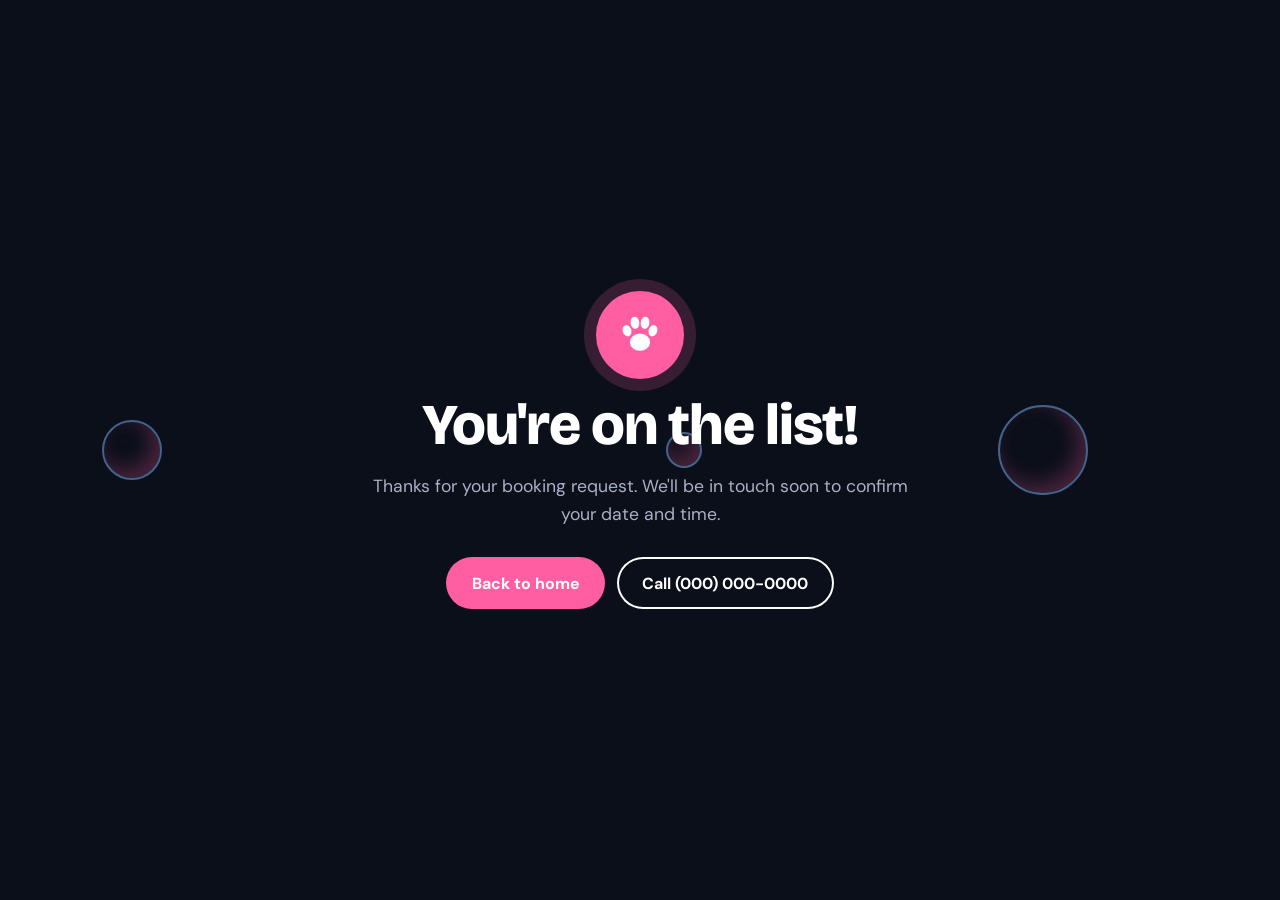
<file: thank-you.html>
<!doctype html>
<html lang="en">
<head>
  <meta charset="utf-8">
  <meta name="viewport" content="width=device-width, initial-scale=1">
  <title>Request received | Dog Cleaning Services</title>
  <meta name="robots" content="noindex">
  <link rel="icon" href="/assets/favicon.svg" type="image/svg+xml">
  <link rel="preconnect" href="https://fonts.googleapis.com">
  <link rel="preconnect" href="https://fonts.gstatic.com" crossorigin>
  <link href="https://fonts.googleapis.com/css2?family=Bricolage+Grotesque:opsz,wght@12..96,700..800&family=DM+Sans:wght@400;700&display=swap" rel="stylesheet">
  <style>
    *{box-sizing:border-box}
    body{margin:0;min-height:100vh;min-height:100svh;display:grid;place-items:center;padding:1.5rem;background:#0b0f1a;color:#fff;font-family:"DM Sans",system-ui,sans-serif;text-align:center;overflow:hidden}
    .b{position:fixed;border-radius:50%;border:2px solid rgba(124,184,255,.5);box-shadow:inset -8px -8px 20px rgba(255,95,162,.25);animation:up 9s linear infinite;pointer-events:none}
    @keyframes up{from{transform:translateY(110vh)}to{transform:translateY(-30vh)}}
    main{position:relative;max-width:560px;display:grid;justify-items:center;gap:1.2rem}
    .ico{width:88px;height:88px;border-radius:50%;background:#ff5fa2;display:grid;place-items:center;box-shadow:0 0 0 12px rgba(255,95,162,.18)}
    .ico svg{width:46px;height:46px;fill:#fff}
    h1{margin:0;font-family:"Bricolage Grotesque",sans-serif;font-weight:800;font-size:clamp(2.2rem,7vw,3.6rem);line-height:.95;letter-spacing:-.02em}
    p{margin:0;color:#a9b1c6;font-size:1.1rem;line-height:1.6}
    .row{display:flex;gap:.7rem;flex-wrap:wrap;justify-content:center;margin-top:.6rem}
    a.btn{display:inline-flex;align-items:center;min-height:3.3rem;padding:0 1.6rem;border-radius:999px;background:#ff5fa2;color:#fff;font-weight:700;text-decoration:none}
    a.btn--ghost{background:transparent;box-shadow:inset 0 0 0 2px #fff}
    a:focus-visible{outline:3px solid #2fd6e8;outline-offset:3px}
    @media (prefers-reduced-motion:reduce){.b{display:none}}
  </style>
</head>
<body>
  <span class="b" style="left:8%;width:60px;height:60px;animation-delay:-2s"></span>
  <span class="b" style="left:78%;width:90px;height:90px;animation-delay:-6s"></span>
  <span class="b" style="left:52%;width:36px;height:36px;animation-delay:-4s"></span>
  <main>
    <span class="ico"><svg viewBox="0 0 64 64" aria-hidden="true"><ellipse cx="32" cy="42" rx="14" ry="12"/><ellipse cx="14" cy="26" rx="6" ry="8" transform="rotate(-18 14 26)"/><ellipse cx="25" cy="15" rx="6" ry="8.5" transform="rotate(-6 25 15)"/><ellipse cx="39" cy="15" rx="6" ry="8.5" transform="rotate(6 39 15)"/><ellipse cx="50" cy="26" rx="6" ry="8" transform="rotate(18 50 26)"/></svg></span>
    <h1>You're on the list!</h1>
    <p>Thanks for your booking request. We'll be in touch soon to confirm your date and time.</p>
    <div class="row">
      <a class="btn" href="/">Back to home</a>
      <a class="btn btn--ghost" href="tel:+10000000000">Call (000) 000-0000</a>
    </div>
  </main>
</body>
</html>
</file>
<file: css/styles.css>
/* =========================================================
   Dog Cleaning Services — styles
   ========================================================= */
:root {
  --ink: #0b0f1a;
  --ink-2: #121a2b;
  --ink-3: #1b2540;
  --foam: #f3f6fb;
  --foam-2: #e6edf7;
  --white: #fff;
  --muted: #a9b1c6;
  --muted-d: #5b6478;
  --pink: #ff5fa2;
  --pink-d: #e8418a;
  --aqua: #2fd6e8;
  --sky: #7cb8ff;
  --sun: #ffd23f;
  --line: rgba(255, 255, 255, .12);
  --line-d: rgba(11, 15, 26, .1);

  --f-display: "Bricolage Grotesque", "Arial Black", system-ui, sans-serif;
  --f-body: "DM Sans", system-ui, -apple-system, "Segoe UI", sans-serif;

  --r-s: 14px;
  --r-m: 22px;
  --r-l: 34px;
  --wrap: 1280px;
  --pad: clamp(1.15rem, 4vw, 2.5rem);
  --ease: cubic-bezier(.2, .8, .2, 1);
  --ease-back: cubic-bezier(.34, 1.56, .64, 1);
  --nav-h: 78px;
}

*, *::before, *::after { box-sizing: border-box; }
html { -webkit-text-size-adjust: 100%; scroll-behavior: smooth; }
html.lenis, html.lenis body { height: auto; }
.lenis.lenis-smooth { scroll-behavior: auto !important; }
.lenis.lenis-stopped { overflow: hidden; }
body {
  margin: 0;
  background: var(--ink);
  color: var(--white);
  font-family: var(--f-body);
  font-size: clamp(1rem, .95rem + .2vw, 1.0625rem);
  line-height: 1.6;
  -webkit-font-smoothing: antialiased;
  text-rendering: optimizeLegibility;
  overflow-x: hidden;
}
body.is-loading { overflow: hidden; }
img, svg, canvas { display: block; max-width: 100%; }
img { height: auto; }
a { color: inherit; }
button { font: inherit; color: inherit; cursor: pointer; }
h1, h2, h3 { margin: 0; font-family: var(--f-display); font-weight: 800; letter-spacing: -.025em; line-height: .98; }
p { margin: 0; }
ul { margin: 0; padding: 0; list-style: none; }
figure { margin: 0; }
::selection { background: var(--pink); color: #fff; }
:focus-visible { outline: 3px solid var(--aqua); outline-offset: 3px; border-radius: 6px; }

.wrap { width: 100%; max-width: var(--wrap); margin-inline: auto; padding-inline: var(--pad); }
.section { position: relative; padding-block: clamp(5rem, 11vw, 9.5rem); }

.skip {
  position: fixed; left: 1rem; top: -100px; z-index: 1000;
  padding: .8rem 1.2rem; border-radius: 999px; background: var(--pink); color: #fff; font-weight: 700; text-decoration: none;
  transition: top .2s;
}
.skip:focus { top: 1rem; }

/* film grain overlay */
body::after {
  content: ""; position: fixed; inset: 0; z-index: 900; pointer-events: none; opacity: .05;
  background-image: url("data:image/svg+xml,%3Csvg xmlns='http://www.w3.org/2000/svg' width='160' height='160'%3E%3Cfilter id='n'%3E%3CfeTurbulence type='fractalNoise' baseFrequency='.9' numOctaves='3' stitchTiles='stitch'/%3E%3C/filter%3E%3Crect width='100%25' height='100%25' filter='url(%23n)'/%3E%3C/svg%3E");
}

/* ---------- Eyebrow & headings ---------- */
.eyebrow {
  display: inline-flex; align-items: center; gap: .6rem;
  font-size: .8rem; font-weight: 700; letter-spacing: .16em; text-transform: uppercase;
  color: var(--aqua);
}
.eyebrow .dot {
  width: .55rem; height: .55rem; border-radius: 50%; background: currentColor;
  box-shadow: 0 0 0 0 currentColor; animation: ping 2.2s var(--ease) infinite;
}
@keyframes ping {
  0% { box-shadow: 0 0 0 0 color-mix(in srgb, currentColor 60%, transparent); }
  80%, 100% { box-shadow: 0 0 0 .7rem transparent; }
}
.h2 { font-size: clamp(2.4rem, 1.4rem + 4.4vw, 5.2rem); margin-top: 1.1rem; text-wrap: balance; }
.shead { max-width: 900px; margin-bottom: clamp(2.8rem, 6vw, 4.5rem); }
.shead--center { margin-inline: auto; text-align: center; }
.shead--center .h2 { margin-inline: auto; }
.shead__lead { margin-top: 1.4rem; max-width: 560px; font-size: 1.12rem; color: var(--muted-d); }

/* word-split helpers (JS) */
.w { display: inline-block; overflow: hidden; vertical-align: top; padding-bottom: .08em; margin-bottom: -.08em; }
.w > span { display: inline-block; will-change: transform; }

/* ---------- Buttons ---------- */
.btn {
  --bg: var(--pink); --fg: #fff;
  position: relative; isolation: isolate; overflow: hidden;
  display: inline-flex; align-items: center; justify-content: center; gap: .6rem;
  min-height: 3.5rem; padding: 0 1.7rem; border: 0; border-radius: 999px;
  background: var(--bg); color: var(--fg);
  font-weight: 700; font-size: 1rem; text-decoration: none; white-space: nowrap;
  transition: transform .35s var(--ease-back), box-shadow .35s var(--ease), background .3s;
  will-change: transform;
}
.btn::before {
  content: ""; position: absolute; z-index: -1; left: 50%; top: 100%;
  width: 160%; aspect-ratio: 1; border-radius: 50%;
  background: var(--fill, var(--ink)); transform: translate(-50%, 0) scale(.2);
  transition: transform .55s var(--ease), top .55s var(--ease);
}
.btn:hover::before { top: -30%; transform: translate(-50%, 0) scale(1); }
.btn:active { transform: scale(.96); }
.btn svg { width: 1.2rem; height: 1.2rem; flex: none; transition: transform .35s var(--ease); }
.btn:hover svg { transform: translateX(3px); }
.btn > * { position: relative; }
.btn--pink { --bg: var(--pink); --fill: #fff; box-shadow: 0 10px 30px -10px rgba(255, 95, 162, .7); }
.btn--pink:hover { color: var(--ink); }
.btn--aqua { --bg: var(--aqua); --fg: var(--ink); --fill: #fff; }
.btn--glass { --bg: rgba(255, 255, 255, .12); --fill: #fff; backdrop-filter: blur(14px); -webkit-backdrop-filter: blur(14px); box-shadow: inset 0 0 0 1.5px rgba(255, 255, 255, .35); }
.btn--glass:hover { color: var(--ink); }
.btn--ghost { --bg: transparent; --fill: #fff; box-shadow: inset 0 0 0 2px currentColor; }
.btn--ghost:hover { color: var(--ink); }
.btn--dark { --bg: var(--ink); --fg: #fff; --fill: var(--pink); }
.btn--sm { min-height: 2.9rem; padding: 0 1.25rem; font-size: .92rem; }
.btn--block { width: 100%; }
.btn[disabled] { opacity: .65; pointer-events: none; }

/* ---------- Loader ---------- */
.loader { display: none; }
.js:not(.reduced) .loader {
  position: fixed; inset: 0; z-index: 1000;
  display: grid; place-content: center; justify-items: center; gap: 1.4rem;
  background: var(--ink);
}
.js:not(.reduced) .loader { animation: loaderFailsafe .5s 9s forwards; }
@keyframes loaderFailsafe { to { opacity: 0; visibility: hidden; } }
.loader__tub {
  position: relative; width: 150px; height: 150px; border-radius: 50%;
  overflow: hidden; background: var(--ink-3);
  box-shadow: inset 0 0 0 3px rgba(255, 255, 255, .15), 0 0 80px -10px rgba(47, 214, 232, .45);
}
.loader__water {
  position: absolute; inset: 0; transform: translateY(100%);
  background: linear-gradient(180deg, var(--aqua), var(--sky));
}
.loader__wave {
  position: absolute; left: -50%; top: -18px; width: 200%; height: 36px;
  background: radial-gradient(circle at 18px -4px, transparent 20px, var(--aqua) 21px) 0 0 / 40px 36px repeat-x;
  animation: wave 1s linear infinite;
}
@keyframes wave { to { transform: translateX(40px); } }
.loader__count {
  position: absolute; inset: 0; display: grid; place-content: center; grid-auto-flow: column; align-items: baseline;
  font-family: var(--f-display); font-weight: 800; font-size: 2.6rem; color: #fff; mix-blend-mode: difference;
}
.loader__count small { font-size: 1rem; margin-left: 2px; }
.loader__label { font-weight: 700; letter-spacing: .14em; text-transform: uppercase; font-size: .78rem; color: var(--muted); }
.loader__splash {
  position: absolute; left: 50%; top: 50%; width: 10px; height: 10px; border-radius: 50%;
  background: var(--pink); transform: translate(-50%, -50%) scale(0);
}

/* ---------- Cursor ---------- */
.cursor { display: none; }
@media (hover: hover) and (pointer: fine) {
  .js:not(.reduced) .cursor { display: block; }
  .js:not(.reduced) body.has-cursor, .js:not(.reduced) body.has-cursor a, .js:not(.reduced) body.has-cursor button { cursor: none; }
}
.cursor__dot, .cursor__ring {
  position: fixed; left: 0; top: 0; z-index: 950; pointer-events: none; border-radius: 50%;
}
.cursor__dot { width: 8px; height: 8px; margin: -4px 0 0 -4px; background: var(--pink); }
.cursor__ring {
  width: 42px; height: 42px; margin: -21px 0 0 -21px;
  display: grid; place-items: center;
  border: 1.5px solid rgba(255, 255, 255, .6);
  transition: width .3s var(--ease), height .3s var(--ease), margin .3s var(--ease), background .3s, border-color .3s;
  mix-blend-mode: difference;
}
.cursor__ring svg { width: 0; height: 0; fill: var(--ink); transition: width .3s var(--ease), height .3s var(--ease); }
.cursor.is-hover .cursor__ring { width: 70px; height: 70px; margin: -35px 0 0 -35px; background: #fff; border-color: #fff; }
.cursor.is-hover .cursor__ring svg { width: 26px; height: 26px; }
.cursor.is-down .cursor__ring { width: 30px; height: 30px; margin: -15px 0 0 -15px; }
.cursor.is-hidden { opacity: 0; }

.cbub {
  position: fixed; z-index: 940; pointer-events: none; border-radius: 50%;
  border: 1.5px solid rgba(124, 184, 255, .8);
  background: radial-gradient(circle at 30% 30%, rgba(255, 255, 255, .7), rgba(255, 255, 255, 0) 40%);
}

/* ---------- Progress ---------- */
.progress { position: fixed; inset: 0 0 auto 0; height: 3px; z-index: 960; pointer-events: none; }
.progress span {
  display: block; height: 100%; transform-origin: 0 50%; transform: scaleX(0);
  background: linear-gradient(90deg, var(--aqua), var(--sky), var(--pink));
}

/* ---------- Nav ---------- */
.nav {
  position: fixed; inset: 0 0 auto 0; z-index: 800;
  transition: transform .5s var(--ease), background .4s, box-shadow .4s;
}
.nav__inner {
  max-width: 1440px; margin-inline: auto; padding: 0 var(--pad);
  height: var(--nav-h); display: flex; align-items: center; gap: 1.5rem;
}
.nav.is-scrolled { background: rgba(11, 15, 26, .72); backdrop-filter: blur(18px) saturate(1.4); -webkit-backdrop-filter: blur(18px) saturate(1.4); box-shadow: 0 1px 0 var(--line); }
.nav.is-hidden { transform: translateY(-110%); }
.brand { display: inline-flex; align-items: center; gap: .7rem; text-decoration: none; flex: none; }
.brand__mark {
  width: 44px; height: 44px; border-radius: 14px; display: grid; place-items: center;
  background: var(--pink); transition: transform .6s var(--ease-back);
}
.brand:hover .brand__mark { transform: rotate(-14deg) scale(1.08); }
.brand__mark svg { width: 26px; height: 26px; fill: #fff; }
.brand__text { font-family: var(--f-display); font-size: .92rem; line-height: 1; font-weight: 600; }
.brand__text b { font-weight: 800; font-size: 1.12rem; }
.nav__links { display: flex; gap: .2rem; margin-inline: auto; }
.nav__links a {
  position: relative; padding: .5rem .8rem; border-radius: 999px; text-decoration: none; font-weight: 600; font-size: .94rem; color: rgba(255, 255, 255, .82);
  transition: color .25s, background .25s;
}
.nav__links a:hover { color: #fff; background: rgba(255, 255, 255, .08); }
.nav__links a.is-active { color: var(--ink); background: #fff; }
.nav__cta { display: flex; align-items: center; gap: .8rem; flex: none; }
.nav__phone { display: inline-flex; align-items: center; gap: .45rem; text-decoration: none; font-weight: 700; font-size: .94rem; }
.nav__phone svg { width: 1rem; height: 1rem; color: var(--aqua); }
.burger {
  display: none; width: 48px; height: 48px; border: 0; border-radius: 50%; background: rgba(255, 255, 255, .12);
  position: relative;
}
.burger span { position: absolute; left: 14px; right: 14px; height: 2px; background: #fff; border-radius: 2px; transition: transform .4s var(--ease), top .4s var(--ease); }
.burger span:first-child { top: 19px; }
.burger span:last-child { top: 27px; }
.burger[aria-expanded="true"] span:first-child { top: 23px; transform: rotate(45deg); }
.burger[aria-expanded="true"] span:last-child { top: 23px; transform: rotate(-45deg); }

.mmenu {
  position: fixed; inset: 0; z-index: 790; padding: calc(var(--nav-h) + 2rem) var(--pad) 2rem;
  display: flex; flex-direction: column; justify-content: space-between;
  background: var(--ink); clip-path: circle(0 at calc(100% - 48px) 39px);
  transition: clip-path .7s var(--ease);
}
.mmenu[hidden] { display: flex; visibility: hidden; }
.mmenu.is-open { clip-path: circle(150% at calc(100% - 48px) 39px); visibility: visible; }
.mmenu nav { display: grid; gap: .2rem; }
.mmenu nav a {
  font-family: var(--f-display); font-weight: 800; font-size: clamp(2.2rem, 10vw, 3.4rem); line-height: 1.1; text-decoration: none;
  opacity: 0; transform: translateY(30px); transition: opacity .5s, transform .6s var(--ease), color .2s;
}
.mmenu nav a:hover { color: var(--pink); }
.mmenu.is-open nav a { opacity: 1; transform: none; }
.mmenu.is-open nav a:nth-child(1) { transition-delay: .12s; }
.mmenu.is-open nav a:nth-child(2) { transition-delay: .16s; }
.mmenu.is-open nav a:nth-child(3) { transition-delay: .2s; }
.mmenu.is-open nav a:nth-child(4) { transition-delay: .24s; }
.mmenu.is-open nav a:nth-child(5) { transition-delay: .28s; }
.mmenu.is-open nav a:nth-child(6) { transition-delay: .32s; }
.mmenu.is-open nav a:nth-child(7) { transition-delay: .36s; }
.mmenu__foot { display: grid; gap: .7rem; }

/* ---------- Hero ---------- */
.hero {
  position: relative; min-height: 100vh; min-height: 100svh; overflow: hidden;
  display: flex; align-items: flex-end; padding: calc(var(--nav-h) + 2rem) 0 clamp(2.5rem, 6vw, 4.5rem);
  isolation: isolate;
}
.hero__media { position: absolute; inset: 0; z-index: -3; overflow: hidden; }
.hero__media img { width: 100%; height: 115%; object-fit: cover; object-position: 50% 35%; will-change: transform; }
.hero__shade {
  position: absolute; inset: 0; z-index: -2;
  background:
    linear-gradient(180deg, rgba(11, 15, 26, .55) 0%, rgba(11, 15, 26, 0) 28%),
    linear-gradient(0deg, rgba(11, 15, 26, .95) 0%, rgba(11, 15, 26, .45) 42%, rgba(11, 15, 26, 0) 70%),
    radial-gradient(70% 60% at 0% 100%, rgba(255, 95, 162, .28), transparent 70%);
}
.hero__bubbles { position: absolute; inset: 0; z-index: -1; width: 100%; height: 100%; }
.hero__content { position: relative; pointer-events: none; }
.hero__content a, .hero__content button { pointer-events: auto; }
.hero__eyebrow { color: #fff; }
.hero__eyebrow .dot { color: var(--pink); }
.hero__title {
  margin-top: 1.2rem;
  font-size: clamp(3.6rem, 1rem + 11.5vw, 12rem); line-height: .86; letter-spacing: -.045em;
}
.hero__title .line { display: block; overflow: hidden; padding-bottom: .06em; }
.hero__title .line__in { display: inline-block; }
.hero__title em {
  font-style: normal; position: relative; display: inline-block;
  background: linear-gradient(100deg, var(--aqua) 0%, var(--sky) 35%, var(--pink) 70%, var(--sun) 100%);
  background-size: 250% 100%; -webkit-background-clip: text; background-clip: text; color: transparent;
  animation: sheen 6s ease-in-out infinite alternate;
}
@keyframes sheen { to { background-position: 100% 0; } }
.hero__bottom {
  margin-top: clamp(1.6rem, 3vw, 2.6rem);
  display: flex; flex-wrap: wrap; align-items: flex-end; justify-content: space-between; gap: 1.6rem 3rem;
}
.hero__lead { max-width: 470px; font-size: clamp(1.02rem, .95rem + .35vw, 1.2rem); color: rgba(255, 255, 255, .85); }
.hero__actions { display: flex; flex-wrap: wrap; gap: .8rem; }
.hero__sticker {
  position: absolute; right: clamp(1rem, 6vw, 6rem); top: clamp(6rem, 18vh, 11rem);
  width: clamp(120px, 14vw, 190px); aspect-ratio: 1; display: grid; place-items: center;
}
.hero__sticker > svg { position: absolute; inset: 0; width: 100%; height: 100%; animation: spin 16s linear infinite; }
.hero__sticker text { fill: #fff; font-family: var(--f-display); font-weight: 800; font-size: 15.5px; letter-spacing: .14em; }
.hero__sticker-paw {
  width: 46%; aspect-ratio: 1; border-radius: 50%; background: var(--pink); display: grid; place-items: center;
  box-shadow: 0 10px 40px -8px rgba(255, 95, 162, .8); animation: bob 3s ease-in-out infinite;
}
.hero__sticker-paw svg { width: 52%; height: 52%; fill: #fff; }
@keyframes spin { to { transform: rotate(360deg); } }
@keyframes bob { 50% { transform: translateY(-8px) rotate(-8deg); } }
.hero__hint {
  position: absolute; left: 50%; bottom: 1rem; transform: translateX(-50%);
  display: none; align-items: center; gap: .5rem; font-size: .78rem; font-weight: 700; letter-spacing: .14em; text-transform: uppercase; color: rgba(255, 255, 255, .7);
}
.js:not(.reduced) .hero__hint { display: inline-flex; }
.hint-bub {
  width: 14px; height: 14px; border-radius: 50%; border: 1.5px solid var(--sky);
  animation: hint 1.8s var(--ease) infinite;
}
@keyframes hint { 0% { transform: scale(.6); opacity: 1; } 100% { transform: scale(1.8); opacity: 0; } }

/* ---------- Marquee ---------- */
.marquee {
  position: relative; z-index: 2; overflow: hidden; padding: 1.15rem 0;
  background: var(--pink); color: var(--ink);
  transform: rotate(-2deg) scale(1.04); margin-block: -1.2rem;
  box-shadow: 0 20px 50px -20px rgba(255, 95, 162, .55);
}
.marquee__track { display: flex; width: max-content; align-items: center; gap: 2rem; animation: marquee 32s linear infinite; }
.marquee span { font-family: var(--f-display); font-weight: 800; font-size: clamp(1.6rem, 1rem + 2.4vw, 3rem); text-transform: uppercase; letter-spacing: -.02em; line-height: 1; }
.marquee svg { width: clamp(1.6rem, 1rem + 1.6vw, 2.4rem); height: auto; aspect-ratio: 1; fill: var(--ink); flex: none; }
.js .marquee__track { animation: none; }
@keyframes marquee { to { transform: translateX(-50%); } }

/* ---------- Services ---------- */
.services { background: var(--foam); color: var(--ink); padding-top: clamp(7rem, 13vw, 11rem); }
.services .eyebrow { color: var(--pink-d); }
.cards { display: grid; grid-template-columns: repeat(4, 1fr); gap: clamp(.9rem, 1.6vw, 1.4rem); perspective: 1200px; }
.card {
  position: relative; isolation: isolate; overflow: hidden; border-radius: var(--r-m);
  background: #fff; box-shadow: 0 1px 0 var(--line-d), 0 20px 40px -28px rgba(11, 15, 26, .35);
  transform-style: preserve-3d; transition: box-shadow .4s var(--ease);
  will-change: transform;
}
.card:nth-child(even) { margin-top: 2.6rem; }
.card:hover { box-shadow: 0 30px 60px -24px color-mix(in srgb, var(--c) 70%, transparent); }
.card::after {
  content: ""; position: absolute; inset: 0; z-index: 3; pointer-events: none; border-radius: inherit;
  background: radial-gradient(420px circle at var(--mx, 50%) var(--my, 0%), rgba(255, 255, 255, .45), transparent 45%);
  opacity: 0; transition: opacity .3s;
}
.card:hover::after { opacity: 1; }
.card__img { position: relative; aspect-ratio: 4 / 3.4; overflow: hidden; background: var(--foam-2); }
.card__img::after {
  content: ""; position: absolute; inset: 0; background: var(--c); mix-blend-mode: multiply; opacity: 0; transition: opacity .5s;
}
.card__img img { width: 100%; height: 100%; object-fit: cover; transition: transform 1s var(--ease); }
.card:hover .card__img img { transform: scale(1.08) rotate(1deg); }
.card:hover .card__img::after { opacity: .18; }
.card__body { position: relative; padding: 1.25rem 1.3rem 1.5rem; }
.card__body::before {
  content: ""; position: absolute; left: 1.3rem; top: -1.5rem; width: 3rem; height: 3rem; border-radius: 50%;
  background: var(--c); box-shadow: 0 8px 20px -6px var(--c);
  transition: transform .5s var(--ease-back);
}
.card:hover .card__body::before { transform: scale(1.15) rotate(20deg); }
.card__n { position: absolute; left: 1.3rem; top: -1.5rem; width: 3rem; height: 3rem; display: grid; place-items: center; font-family: var(--f-display); font-weight: 800; color: var(--ink); font-size: .95rem; }
.card h3 { margin-top: 1.2rem; font-size: 1.4rem; line-height: 1.05; }
.card p { margin-top: .55rem; color: var(--muted-d); font-size: .96rem; line-height: 1.5; }

/* ---------- Scrub ---------- */
.scrub { background: var(--ink); overflow: hidden; }
.scrub::before {
  content: ""; position: absolute; width: 60vw; aspect-ratio: 1; right: -20vw; top: -20vw; border-radius: 50%;
  background: radial-gradient(circle, rgba(47, 214, 232, .22), transparent 65%); pointer-events: none;
}
.scrub__grid { display: grid; grid-template-columns: 1fr 1.15fr; gap: clamp(2rem, 6vw, 5rem); align-items: center; }
.scrub__lead { margin-top: 1.3rem; font-size: 1.12rem; color: var(--muted); max-width: 470px; }
.meter { margin-top: 2rem; max-width: 420px; }
.meter__top { display: flex; justify-content: space-between; align-items: baseline; font-weight: 700; font-size: .85rem; letter-spacing: .12em; text-transform: uppercase; color: var(--muted); }
.meter__val { font-family: var(--f-display); font-size: 2rem; color: #fff; letter-spacing: -.02em; }
.meter__bar { margin-top: .6rem; height: 14px; border-radius: 999px; background: var(--ink-3); overflow: hidden; box-shadow: inset 0 0 0 1px var(--line); }
.meter__fill {
  display: block; height: 100%; width: 100%; border-radius: inherit; transform-origin: 0 50%; transform: scaleX(0);
  background: linear-gradient(90deg, #8a6236, var(--sun) 45%, var(--aqua));
  transition: transform .25s var(--ease);
}
.scrub__btns { display: flex; flex-wrap: wrap; gap: .7rem; margin-top: 1.8rem; }
.scrub__stage {
  position: relative; aspect-ratio: 4 / 3.2; border-radius: var(--r-l); overflow: hidden;
  box-shadow: 0 0 0 1px var(--line), 0 40px 80px -30px rgba(0, 0, 0, .8);
  transform: rotate(1.5deg); touch-action: none; user-select: none; -webkit-user-select: none;
}
.scrub__stage img { width: 100%; height: 100%; object-fit: cover; }
.scrub__mud, .scrub__fx { position: absolute; inset: 0; width: 100%; height: 100%; }
.scrub__mud { cursor: grab; }
.scrub__fx { pointer-events: none; }
.scrub__tag {
  position: absolute; left: 1rem; top: 1rem; padding: .45rem .9rem; border-radius: 999px;
  background: rgba(11, 15, 26, .7); backdrop-filter: blur(8px); font-weight: 700; font-size: .8rem; letter-spacing: .08em; text-transform: uppercase;
  pointer-events: none; animation: bob 2.6s ease-in-out infinite; transition: opacity .4s;
}
.scrub__stage.is-touched .scrub__tag { opacity: 0; }
.scrub__done {
  position: absolute; left: 50%; bottom: 1.4rem; translate: -50% 0;
  display: grid; justify-items: center; text-align: center; gap: .15rem;
  padding: 1rem 1.6rem; border-radius: var(--r-m); background: rgba(255, 255, 255, .92); color: var(--ink);
  box-shadow: 0 20px 40px -10px rgba(0, 0, 0, .4);
  opacity: 0; transform: translateY(20px) scale(.9); pointer-events: none;
  transition: opacity .5s var(--ease), transform .6s var(--ease-back);
}
.scrub__done svg { width: 28px; height: 28px; color: var(--pink); animation: spin 4s linear infinite; }
.scrub__done b { font-family: var(--f-display); font-size: 1.5rem; }
.scrub__done span { font-size: .9rem; color: var(--muted-d); }
.scrub__stage.is-clean .scrub__done { opacity: 1; transform: none; }

/* ---------- About ---------- */
.about { background: var(--foam); color: var(--ink); overflow: hidden; }
.about .eyebrow { color: var(--pink-d); }
.about__grid { display: grid; grid-template-columns: repeat(12, 1fr); gap: 2rem clamp(1rem, 3vw, 2.5rem); }
.about__head { grid-column: 1 / -1; }
.about__statement {
  grid-column: 1 / span 11; margin-top: .5rem;
  font-family: var(--f-display); font-weight: 600; font-size: clamp(1.6rem, 1rem + 2.4vw, 3.2rem); line-height: 1.12; letter-spacing: -.025em;
}
.about__statement .word { transition: color .2s; }
.js:not(.reduced) .about__statement .word { color: rgba(11, 15, 26, .14); }
.js:not(.reduced) .about__statement .word.is-on { color: var(--ink); }
.about__media { grid-column: 1 / span 7; position: relative; min-height: clamp(420px, 52vw, 680px); margin-top: 2rem; }
.about__img { position: absolute; overflow: hidden; border-radius: var(--r-l); box-shadow: 0 30px 60px -30px rgba(11, 15, 26, .5); }
.about__img img { width: 100%; height: 100%; object-fit: cover; }
.about__img--a { left: 0; top: 0; width: 72%; aspect-ratio: 4 / 3; }
.about__img--b { right: 0; top: 30%; width: 38%; aspect-ratio: 3 / 4; border: 6px solid var(--foam); }
.about__img--c { left: 14%; bottom: 0; width: 34%; aspect-ratio: 1; border-radius: 50%; border: 6px solid var(--foam); }
.about__copy { grid-column: 9 / span 4; align-self: end; display: grid; gap: 1.8rem; justify-items: start; color: var(--muted-d); font-size: 1.08rem; }

/* ---------- Why ---------- */
.why { background: linear-gradient(180deg, var(--foam) 0%, #dff6fa 100%); color: var(--ink); overflow: hidden; }
.why .eyebrow { color: var(--pink-d); }
.bubbles { display: grid; grid-template-columns: repeat(3, 1fr); gap: clamp(1rem, 2.5vw, 2.2rem); }
.bub {
  position: relative; isolation: isolate; aspect-ratio: 1; border-radius: 50%;
  display: grid; align-content: center; justify-items: center; text-align: center; gap: .55rem;
  padding: clamp(1.6rem, 4vw, 3.2rem);
  background:
    radial-gradient(circle at 30% 25%, rgba(255, 255, 255, .95), rgba(255, 255, 255, 0) 30%),
    radial-gradient(circle at 70% 80%, color-mix(in srgb, var(--c) 30%, transparent), transparent 60%),
    rgba(255, 255, 255, .55);
  box-shadow: inset 0 0 0 2px rgba(255, 255, 255, .9), inset -14px -18px 40px color-mix(in srgb, var(--c) 35%, transparent), 0 30px 60px -30px color-mix(in srgb, var(--c) 80%, transparent);
  animation: float 6s ease-in-out infinite;
  transition: transform .6s var(--ease-back);
}
.bub:nth-child(2) { animation-delay: -1.5s; }
.bub:nth-child(3) { animation-delay: -3s; }
.bub:nth-child(4) { animation-delay: -4.5s; }
.bub:nth-child(5) { animation-delay: -2.2s; }
.bub:nth-child(6) { animation-delay: -.8s; }
.bub:nth-child(3n + 2) { margin-top: 3rem; }
@keyframes float { 50% { translate: 0 -14px; rotate: 1.5deg; } }
.bub:hover { animation-play-state: paused; transform: scale(1.06); }
.bub__n { font-family: var(--f-display); font-weight: 800; font-size: .9rem; padding: .3rem .7rem; border-radius: 999px; background: var(--c); color: var(--ink); }
.bub h3 { font-size: clamp(1.25rem, 1rem + .9vw, 1.8rem); line-height: 1.02; max-width: 12ch; }
.bub p { font-size: .95rem; color: var(--muted-d); max-width: 24ch; line-height: 1.45; }

/* ---------- Band ---------- */
.band { position: relative; background: var(--ink); height: 100vh; height: 100svh; }
.band__pin { position: relative; height: 100%; overflow: hidden; display: grid; place-items: center; }
.band__frame { position: absolute; inset: 0; overflow: hidden; }
.band__frame img { width: 100%; height: 100%; object-fit: cover; will-change: transform; }
.band__frame::after { content: ""; position: absolute; inset: 0; background: linear-gradient(0deg, rgba(11, 15, 26, .65), rgba(11, 15, 26, .1) 60%); }
.band__drops { position: absolute; inset: 0; width: 100%; height: 100%; pointer-events: none; }
.band__text {
  position: relative; display: grid; width: 100%; padding-inline: var(--pad);
  font-family: var(--f-display); font-weight: 800; text-transform: uppercase; letter-spacing: -.05em; line-height: .82;
  font-size: clamp(4.2rem, 1rem + 14vw, 15rem);
}
.band__l { display: block; will-change: transform; }
.band__l--1 { justify-self: start; }
.band__l--2 { justify-self: center; color: transparent; -webkit-text-stroke: 2px #fff; }
.band__l--3 { justify-self: end; color: var(--pink); }

/* ---------- Process ---------- */
.process { background: var(--ink-2); overflow: hidden; }
.steps { position: relative; display: grid; grid-template-columns: repeat(3, 1fr); gap: clamp(1rem, 3vw, 2.5rem); }
.paws { position: absolute; inset: -5.5rem 0 auto; height: 5rem; pointer-events: none; }
.paws svg { position: absolute; width: 26px; height: 26px; fill: var(--pink); opacity: .9; }
.step {
  position: relative; padding: clamp(1.6rem, 3vw, 2.4rem); padding-top: 5.4rem; border-radius: var(--r-l);
  background: var(--ink-3); box-shadow: inset 0 0 0 1px var(--line);
  transition: transform .5s var(--ease), background .4s;
}
.step:nth-of-type(2) { margin-top: 3rem; }
.step:nth-of-type(3) { margin-top: 6rem; }
.step:hover { transform: translateY(-8px); background: #222e4d; }
.step__n {
  position: absolute; top: 1.6rem; left: clamp(1.6rem, 3vw, 2.4rem);
  width: 3.4rem; height: 3.4rem; border-radius: 50%; display: grid; place-items: center;
  font-family: var(--f-display); font-weight: 800; font-size: 1.5rem; background: var(--aqua); color: var(--ink);
}
.step:nth-of-type(2) .step__n { background: var(--pink); }
.step:nth-of-type(3) .step__n { background: var(--sun); }
.step h3 { font-size: clamp(1.6rem, 1.2rem + 1vw, 2.2rem); }
.step p { margin-top: .7rem; color: var(--muted); }

/* ---------- Gallery ---------- */
.gallery { background: var(--ink-2); padding-top: 0; overflow: hidden; }
.gallery__cols { display: grid; grid-template-columns: repeat(4, 1fr); gap: clamp(.7rem, 1.5vw, 1.3rem); padding-inline: clamp(.7rem, 1.5vw, 1.3rem); }
.gcol { display: grid; gap: clamp(.7rem, 1.5vw, 1.3rem); align-content: start; will-change: transform; }
.gcol:nth-child(even) { margin-top: 6rem; }
.gcol img {
  width: 100%; border-radius: var(--r-m); object-fit: cover; aspect-ratio: 3 / 4;
  transition: transform .7s var(--ease), filter .5s;
  filter: saturate(.9);
}
.gcol img:nth-child(2) { aspect-ratio: 4 / 3.4; }
.gcol img:hover { transform: scale(1.03) rotate(-1deg); filter: saturate(1.15); }

/* ---------- FAQ ---------- */
.faq { background: var(--foam); color: var(--ink); }
.faq .eyebrow { color: var(--pink-d); }
.faq__grid { display: grid; grid-template-columns: .9fr 1.1fr; gap: clamp(2rem, 6vw, 5rem); align-items: start; }
.faq__head { position: sticky; top: calc(var(--nav-h) + 2rem); }
.faq__head > p:last-child { margin-top: 1.4rem; color: var(--muted-d); font-size: 1.08rem; }
.faq__head a { color: var(--pink-d); font-weight: 700; }
.acc { display: grid; gap: .8rem; }
.acc__item { border-radius: var(--r-m); background: #fff; box-shadow: 0 1px 0 var(--line-d); transition: box-shadow .4s, transform .4s var(--ease); }
.acc__item:hover { transform: translateX(6px); }
.acc__item.is-open { box-shadow: 0 0 0 2px var(--pink), 0 20px 40px -24px rgba(255, 95, 162, .6); }
.acc__btn {
  width: 100%; display: flex; justify-content: space-between; align-items: center; gap: 1rem;
  padding: 1.3rem 1.4rem; border: 0; background: none; text-align: left;
  font-family: var(--f-display); font-weight: 700; font-size: clamp(1.08rem, 1rem + .4vw, 1.32rem); letter-spacing: -.015em; line-height: 1.2;
}
.acc__ico { flex: none; width: 2.4rem; height: 2.4rem; border-radius: 50%; display: grid; place-items: center; background: var(--foam-2); transition: transform .5s var(--ease-back), background .3s, color .3s; }
.acc__ico svg { width: 1.1rem; height: 1.1rem; }
.acc__btn[aria-expanded="true"] .acc__ico { transform: rotate(135deg); background: var(--pink); color: #fff; }
.acc__panel { overflow: hidden; }
.js .acc__panel { height: 0; transition: height .5s var(--ease); }
.acc__panel p { padding: 0 1.4rem 1.4rem; color: var(--muted-d); }
.acc__panel a { color: var(--pink-d); font-weight: 700; }

/* ---------- Contact ---------- */
.contact { background: var(--ink); overflow: hidden; isolation: isolate; }
.contact__bubbles { position: absolute; inset: 0; z-index: -1; width: 100%; height: 100%; }
.contact::before {
  content: ""; position: absolute; z-index: -2; width: 70vw; aspect-ratio: 1; left: -25vw; bottom: -35vw; border-radius: 50%;
  background: radial-gradient(circle, rgba(255, 95, 162, .3), transparent 65%);
}
.contact__grid { display: grid; grid-template-columns: 1fr 1.1fr; gap: clamp(2rem, 6vw, 5rem); align-items: center; }
.contact__lead { margin-top: 1.3rem; color: var(--muted); font-size: 1.12rem; max-width: 460px; }
.contact__phone {
  margin-top: 2.2rem; display: inline-flex; align-items: center; gap: 1rem; text-decoration: none;
  font-family: var(--f-display); font-weight: 800; font-size: clamp(1.6rem, 1rem + 1.8vw, 2.4rem); letter-spacing: -.02em; line-height: 1;
}
.contact__phone small { display: block; font-family: var(--f-body); font-weight: 700; font-size: .78rem; letter-spacing: .14em; text-transform: uppercase; color: var(--aqua); margin-bottom: .35rem; }
.contact__phone-ico { width: 4rem; height: 4rem; border-radius: 50%; display: grid; place-items: center; background: var(--aqua); color: var(--ink); position: relative; }
.contact__phone-ico::before { content: ""; position: absolute; inset: 0; border-radius: inherit; border: 2px solid var(--aqua); animation: ring 2s var(--ease) infinite; }
@keyframes ring { to { transform: scale(1.6); opacity: 0; } }
.contact__phone-ico svg { width: 1.5rem; height: 1.5rem; animation: wiggle 2.4s ease-in-out infinite; }
@keyframes wiggle { 0%, 60%, 100% { transform: rotate(0); } 65% { transform: rotate(-16deg); } 75% { transform: rotate(14deg); } 85% { transform: rotate(-8deg); } }

.formcard {
  position: relative; padding: clamp(1.4rem, 3vw, 2.4rem); border-radius: var(--r-l);
  background: rgba(27, 37, 64, .6); backdrop-filter: blur(20px); -webkit-backdrop-filter: blur(20px);
  box-shadow: inset 0 0 0 1px var(--line), 0 40px 80px -40px rgba(0, 0, 0, .8);
}
.bform { display: grid; gap: .9rem; }
.bform[hidden] { display: none; }
.bform__row { display: grid; grid-template-columns: 1fr 1fr; gap: .9rem; }
.hp { position: absolute !important; left: -9999px; width: 1px; height: 1px; overflow: hidden; }
.field { position: relative; }
.field input, .field select, .field textarea {
  width: 100%; min-height: 3.6rem; padding: 1.45rem 1rem .5rem; border: 0; border-radius: var(--r-s);
  background: rgba(11, 15, 26, .55); color: #fff; font: inherit; font-size: 1rem;
  box-shadow: inset 0 0 0 1.5px var(--line); transition: box-shadow .25s, background .25s;
  appearance: none; -webkit-appearance: none;
}
.field textarea { resize: vertical; min-height: 6.5rem; }
.field select { cursor: pointer; padding-right: 2.6rem; }
.field--select::after {
  content: ""; position: absolute; right: 1.1rem; top: 1.6rem; width: .55rem; height: .55rem;
  border-right: 2px solid var(--muted); border-bottom: 2px solid var(--muted); transform: rotate(45deg); pointer-events: none;
}
.field select option { color: var(--ink); }
.field input:hover, .field select:hover, .field textarea:hover { box-shadow: inset 0 0 0 1.5px rgba(255, 255, 255, .28); }
.field input:focus, .field select:focus, .field textarea:focus { outline: 0; background: rgba(11, 15, 26, .8); box-shadow: inset 0 0 0 2px var(--aqua), 0 0 0 4px rgba(47, 214, 232, .15); }
.field label {
  position: absolute; left: 1rem; top: 1.15rem; color: var(--muted); font-size: 1rem; pointer-events: none;
  transform-origin: 0 0; transition: transform .25s var(--ease), color .25s;
}
.field input:focus + label, .field input:not(:placeholder-shown) + label,
.field textarea:focus + label, .field textarea:not(:placeholder-shown) + label,
.field select:focus + label, .field select.has-value + label, .field select:valid + label,
.field--date label { transform: translateY(-.7rem) scale(.74); color: var(--aqua); font-weight: 700; letter-spacing: .02em; }
.field--date input { color-scheme: dark; }
.field__err { display: block; min-height: 0; font-size: .82rem; color: #ff8fbd; font-weight: 600; padding: 0 .2rem; }
.field__err:not(:empty) { padding-top: .35rem; }
.field.is-invalid input, .field.is-invalid select { box-shadow: inset 0 0 0 2px #ff6b9e; animation: shake .45s; }
@keyframes shake { 20%, 60% { transform: translateX(-6px); } 40%, 80% { transform: translateX(6px); } }
.bform .btn--block { margin-top: .5rem; min-height: 3.9rem; font-size: 1.05rem; }
.bform__status { min-height: 1.2em; font-size: .92rem; color: #ff8fbd; text-align: center; }

.bsuccess { display: grid; justify-items: center; text-align: center; gap: 1rem; padding: 2rem 0; }
.bsuccess[hidden] { display: none; }
.bsuccess:focus { outline: none; }
.bsuccess__ico { width: 5.5rem; height: 5.5rem; border-radius: 50%; display: grid; place-items: center; background: var(--pink); box-shadow: 0 0 0 14px rgba(255, 95, 162, .18); animation: pop .8s var(--ease-back); }
.bsuccess__ico svg { width: 2.8rem; height: 2.8rem; fill: #fff; }
@keyframes pop { from { transform: scale(0) rotate(-40deg); } }
.bsuccess h3 { font-size: clamp(2rem, 1.4rem + 2vw, 2.8rem); }
.bsuccess p { color: var(--muted); max-width: 380px; }
.bsuccess a { color: var(--aqua); font-weight: 700; }

/* ---------- Footer ---------- */
.foot { background: var(--ink); padding: clamp(4rem, 8vw, 6rem) 0 2rem; border-top: 1px solid var(--line); overflow: hidden; }
.foot__top { display: flex; flex-wrap: wrap; align-items: center; justify-content: space-between; gap: 1.5rem 2rem; }
.foot__nav { display: flex; flex-wrap: wrap; gap: .3rem 1.4rem; }
.foot__nav a, .foot__phone { text-decoration: none; font-weight: 600; color: rgba(255, 255, 255, .8); transition: color .2s; }
.foot__nav a:hover, .foot__phone:hover { color: var(--pink); }
.foot__phone { font-family: var(--f-display); font-weight: 800; font-size: 1.3rem; color: #fff; }
.foot__word {
  margin: clamp(2rem, 5vw, 4rem) 0 clamp(1.5rem, 3vw, 2.5rem);
  display: flex; align-items: center; justify-content: center; gap: .1em; white-space: nowrap;
  font-family: var(--f-display); font-weight: 800; font-size: clamp(4rem, 17vw, 17rem); line-height: .85; letter-spacing: -.05em;
  background: linear-gradient(180deg, #fff 30%, rgba(255, 255, 255, .15)); -webkit-background-clip: text; background-clip: text; color: transparent;
}
.foot__word .ch { display: inline-block; margin-right: -.045em; background: inherit; -webkit-background-clip: text; background-clip: text; }
.foot__word svg { width: .7em; height: .7em; fill: var(--pink); flex: none; animation: bob 3s ease-in-out infinite; }
.foot__bottom { display: flex; flex-wrap: wrap; justify-content: space-between; gap: .8rem 2rem; padding-top: 1.6rem; border-top: 1px solid var(--line); color: var(--muted); font-size: .9rem; }
.foot__bottom a { color: #fff; font-weight: 700; text-decoration: none; }
.foot__bottom a:hover { color: var(--pink); }

/* ---------- Initial states for JS-driven reveals ---------- */
.js:not(.reduced) [data-reveal] { opacity: 0; }

/* ---------- Responsive ---------- */
@media (max-width: 1180px) {
  .nav__links { display: none; }
  .nav__cta { margin-left: auto; }
  .burger { display: block; }
  .cards { grid-template-columns: repeat(2, 1fr); }
  .card:nth-child(even) { margin-top: 0; }
}
@media (max-width: 900px) {
  .scrub__grid, .contact__grid, .faq__grid { grid-template-columns: 1fr; }
  .faq__head { position: static; }
  .scrub__stage { transform: none; }
  .about__statement, .about__media, .about__copy { grid-column: 1 / -1; }
  .bubbles { grid-template-columns: repeat(2, 1fr); }
  .bub:nth-child(3n + 2) { margin-top: 0; }
  .bub:nth-child(even) { margin-top: 2rem; }
  .steps { grid-template-columns: 1fr; }
  .step:nth-of-type(n) { margin-top: 0; }
  .paws { display: none; }
  .gallery__cols { grid-template-columns: repeat(2, 1fr); }
  .gcol:nth-child(even) { margin-top: 3rem; }
  .hero__sticker { top: auto; bottom: 46%; }
}
@media (max-width: 640px) {
  :root { --nav-h: 68px; }
  .nav__phone span, .nav__cta > .btn { display: none; }
  .nav__phone { width: 48px; height: 48px; border-radius: 50%; justify-content: center; background: rgba(255, 255, 255, .12); }
  .nav__phone svg { width: 1.15rem; height: 1.15rem; }
  .hero__actions, .hero__actions .btn { width: 100%; }
  .hero__sticker { width: 104px; right: 1rem; top: calc(var(--nav-h) + 1rem); bottom: auto; }
  .cards { grid-template-columns: 1fr; }
  .bubbles { grid-template-columns: 1fr; max-width: 340px; margin-inline: auto; }
  .bub:nth-child(even) { margin-top: 0; }
  .bform__row { grid-template-columns: 1fr; }
  .gcol:nth-child(even) { margin-top: 2rem; }
  .band__text { font-size: clamp(3.6rem, 19vw, 6rem); }
  .about__media { min-height: 360px; }
  .hero__title { font-size: clamp(3.6rem, 21vw, 5.4rem); }
  .scrub__done { padding: .7rem 1.1rem; bottom: .8rem; width: max-content; max-width: 90%; }
  .scrub__done b { font-size: 1.15rem; }
}

/* ---------- Reduced motion ---------- */
@media (prefers-reduced-motion: reduce) {
  *, *::before, *::after { animation-duration: .001ms !important; animation-iteration-count: 1 !important; transition-duration: .001ms !important; scroll-behavior: auto !important; }
}
.reduced .marquee__track { animation: none; }
</file>
